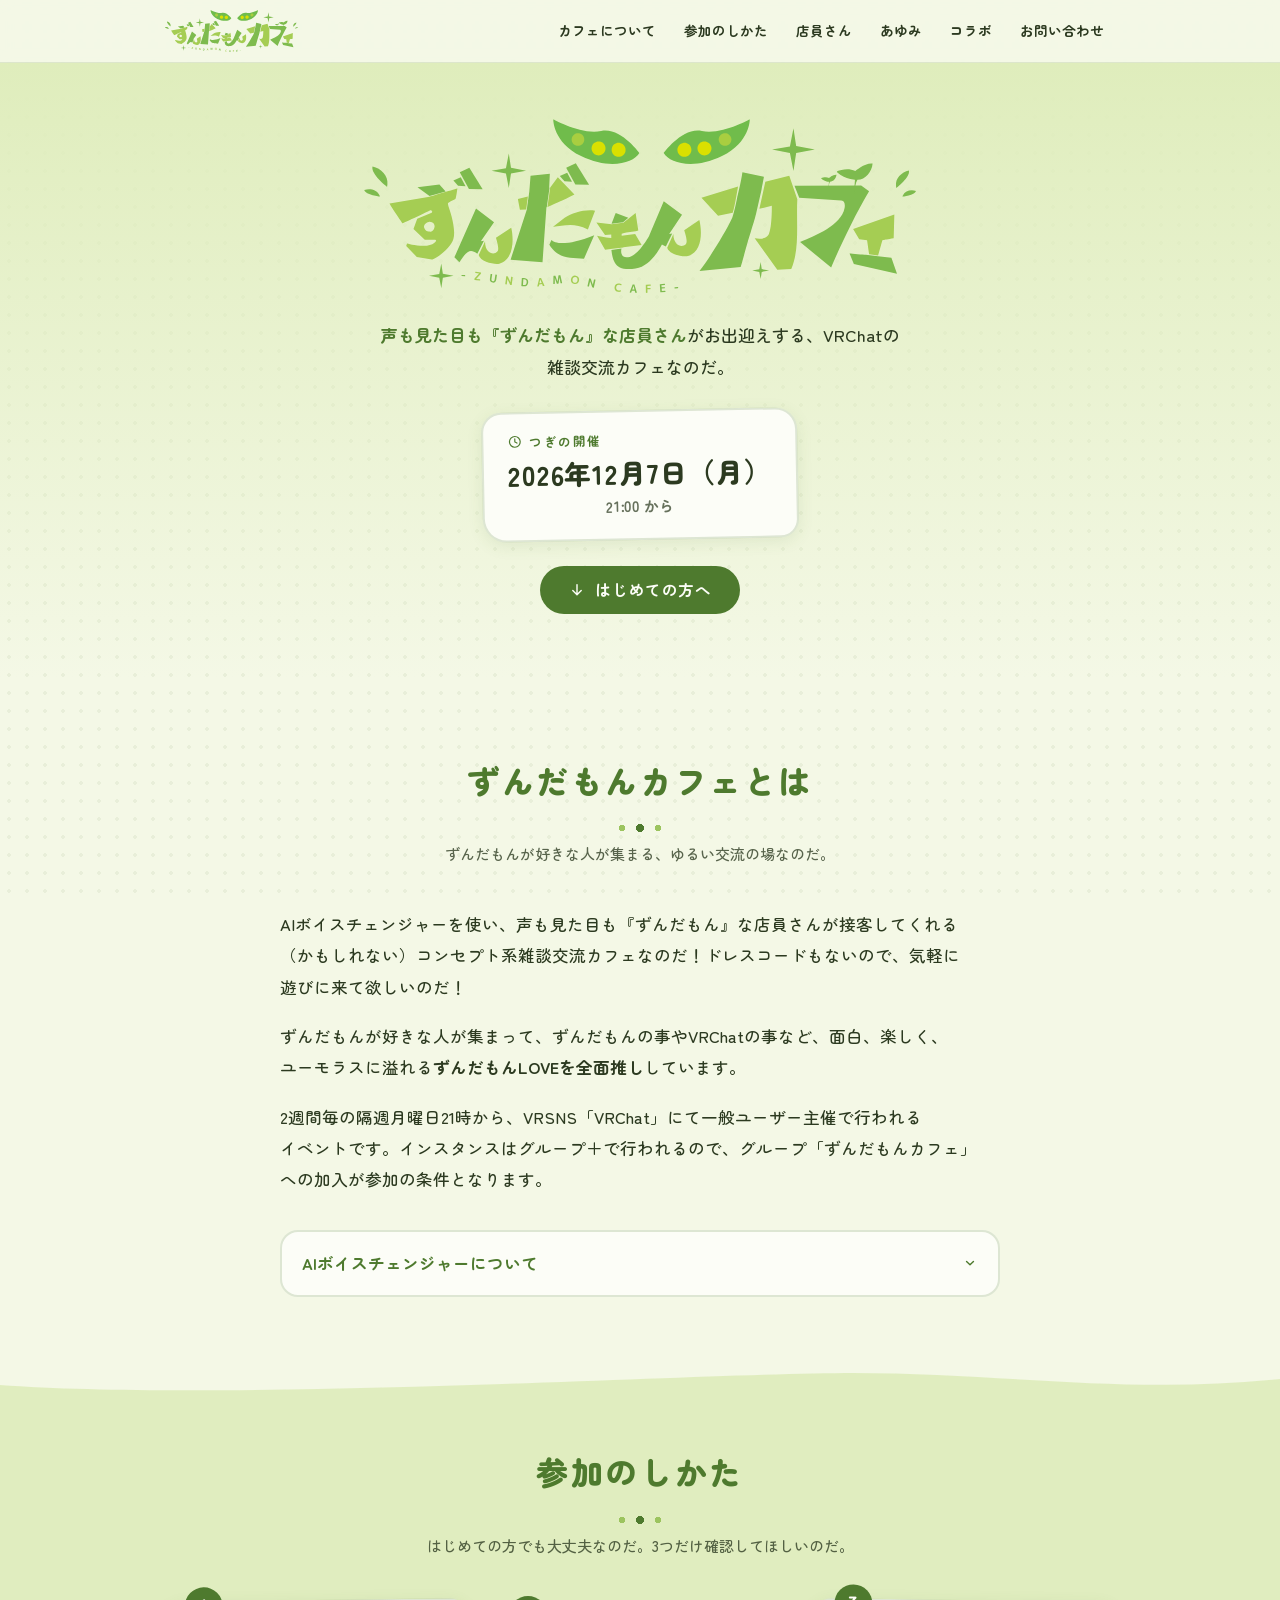
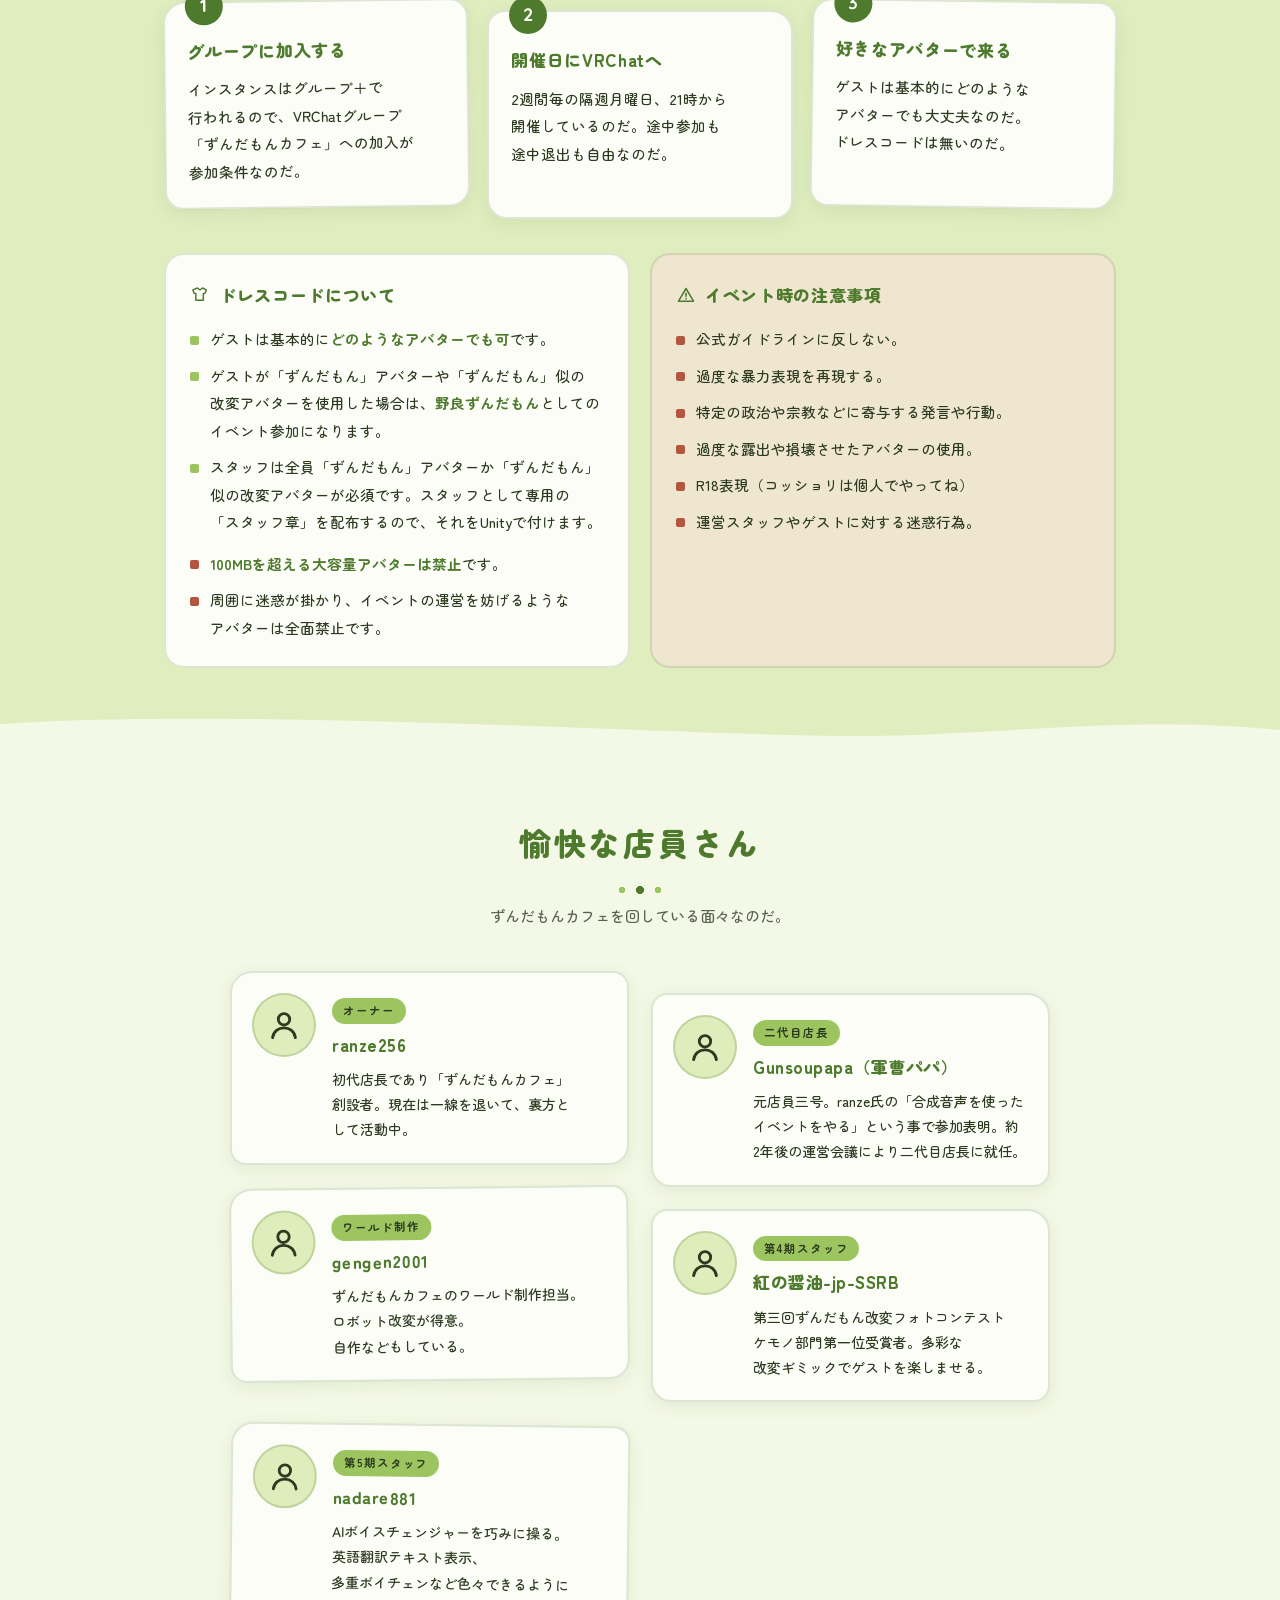
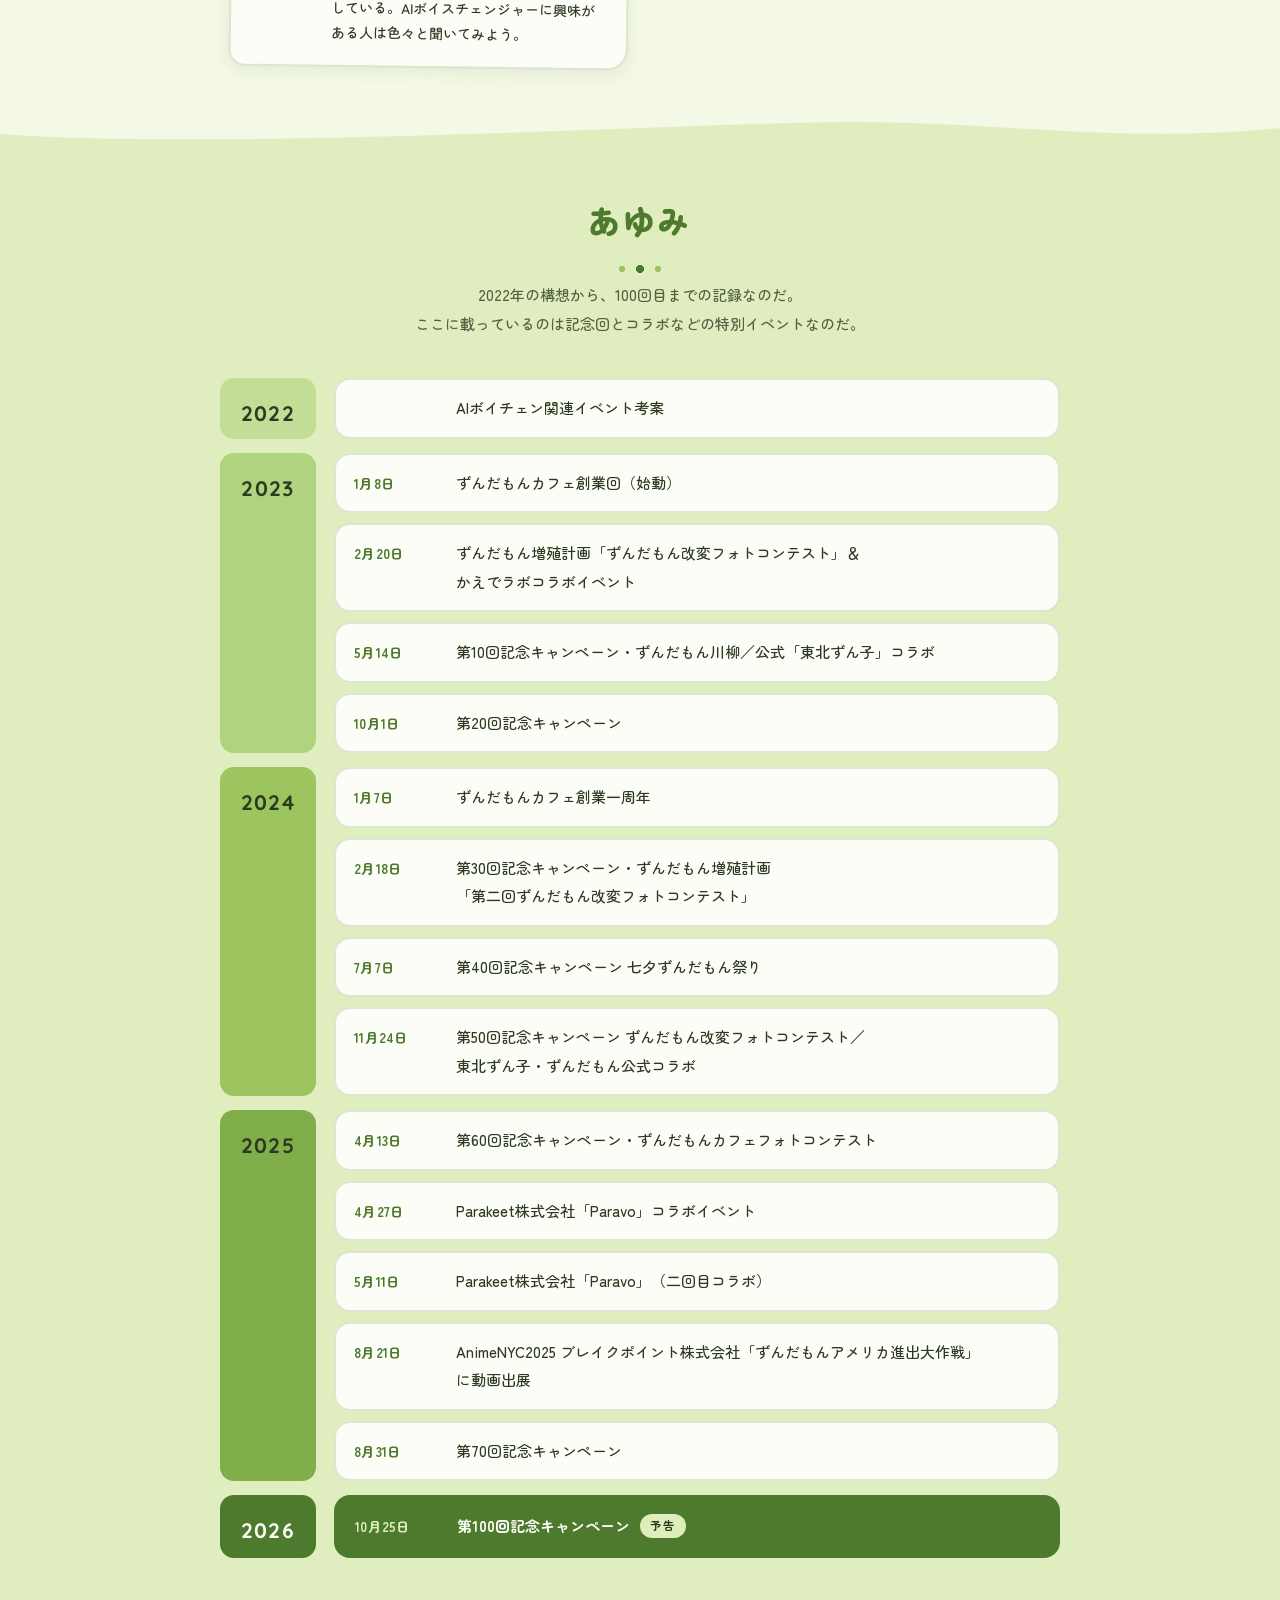
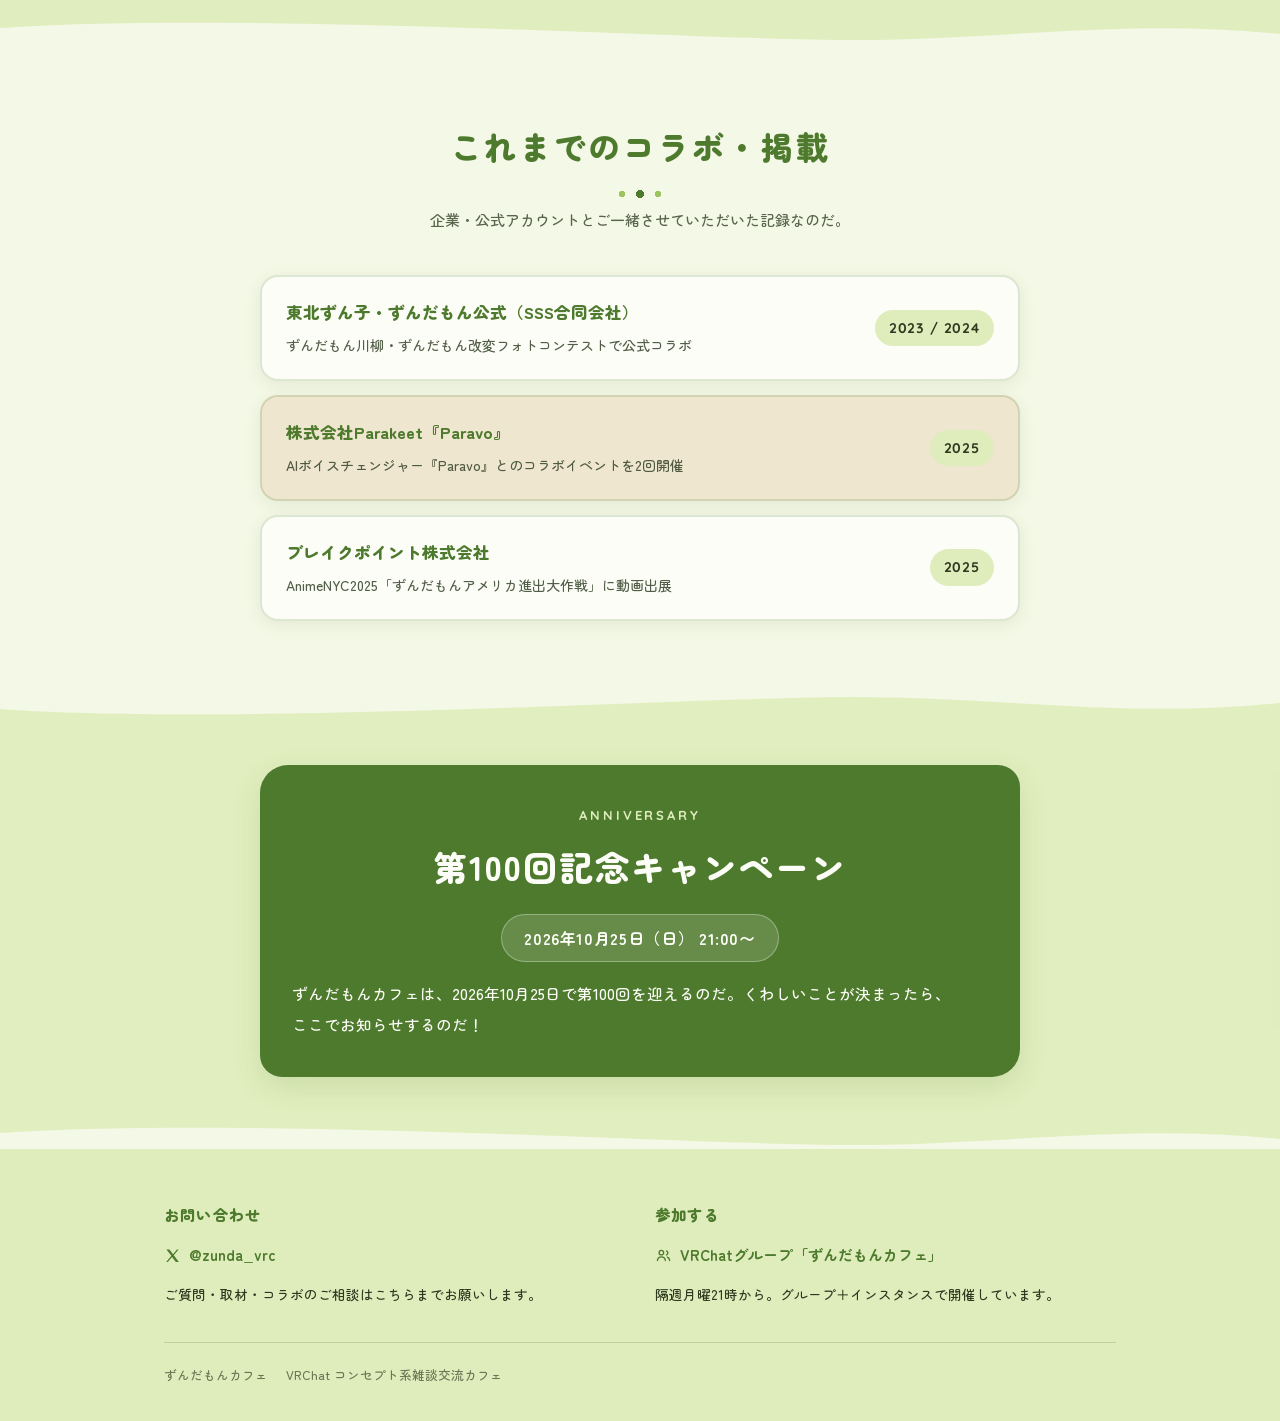
<file: index.html>
<!DOCTYPE html>
<html lang="ja">
<head>
<meta charset="utf-8">
<meta name="viewport" content="width=device-width, initial-scale=1">
<!-- 仮公開中：内容確定まで検索エンジンに載せない。正式公開時にこの1行を削除する -->
<meta name="robots" content="noindex,nofollow">
<title>ずんだもんカフェ | VRChatのコンセプト系雑談交流カフェ</title>
<meta name="description" content="AIボイスチェンジャーを使い、声も見た目も『ずんだもん』な店員さんが接客してくれる（かもしれない）コンセプト系雑談交流カフェ。VRChatで隔週月曜21時から開催中。">
<meta property="og:type" content="website">
<meta property="og:title" content="ずんだもんカフェ">
<meta property="og:description" content="声も見た目も『ずんだもん』な店員さんが接客してくれる（かもしれない）カフェなのだ！ VRChatで隔週月曜21時から開催中。">
<meta property="og:url" content="https://zundacafe.github.io/">
<meta property="og:image" content="https://zundacafe.github.io/images/ogp.png">
<meta property="og:image:width" content="1200">
<meta property="og:image:height" content="630">
<meta name="twitter:card" content="summary_large_image">
<link rel="icon" href="images/favicon.png" sizes="32x32" type="image/png">
<link rel="icon" href="images/favicon-64.png" sizes="64x64" type="image/png">
<link rel="apple-touch-icon" href="images/apple-touch-icon.png">
<link rel="preconnect" href="https://fonts.googleapis.com">
<link rel="preconnect" href="https://fonts.gstatic.com" crossorigin>
<link href="https://fonts.googleapis.com/css2?family=Zen+Maru+Gothic:wght@400;500;700;900&family=Quicksand:wght@500;700&display=swap" rel="stylesheet">
<link rel="stylesheet" href="css/style.css?v=7">
</head>
<body>

<!-- ================= アイコン定義（絵文字は使わない・全て自作SVG） ================= -->
<svg width="0" height="0" style="position:absolute" aria-hidden="true" focusable="false">
  <defs>
    <!-- 枝豆のさや -->
    <symbol id="i-pod" viewBox="0 0 24 24">
      <path d="M4.6 15.3C2.3 12 3.4 7.4 7 5.2c3.6-2.2 8.6-1.4 11.4 1.8 2.7 3.2 2 7.7-1.6 9.9-3.6 2.2-9.9 1.6-12.2-1.6Z"
            fill="none" stroke="currentColor" stroke-width="1.7" stroke-linejoin="round"/>
      <circle cx="9" cy="11.2" r="1.9" fill="currentColor"/>
      <circle cx="13.4" cy="9.6" r="1.9" fill="currentColor"/>
      <circle cx="16" cy="12.6" r="1.7" fill="currentColor"/>
    </symbol>
    <!-- 時計 -->
    <symbol id="i-clock" viewBox="0 0 24 24">
      <circle cx="12" cy="12" r="8.6" fill="none" stroke="currentColor" stroke-width="1.9"/>
      <path d="M12 7.2V12l3.3 2" fill="none" stroke="currentColor" stroke-width="1.9" stroke-linecap="round"/>
    </symbol>
    <!-- 人が集まる（グループ） -->
    <symbol id="i-group" viewBox="0 0 24 24">
      <circle cx="9" cy="8" r="3.2" fill="none" stroke="currentColor" stroke-width="1.9"/>
      <path d="M3.4 19c.5-3.2 2.9-5 5.6-5s5.1 1.8 5.6 5" fill="none" stroke="currentColor" stroke-width="1.9" stroke-linecap="round"/>
      <path d="M16.2 5.6a3 3 0 0 1 0 5.6M17.4 14.4c1.8.6 3 2.3 3.3 4.6" fill="none" stroke="currentColor" stroke-width="1.9" stroke-linecap="round"/>
    </symbol>
    <!-- 下向き矢印 -->
    <symbol id="i-down" viewBox="0 0 24 24">
      <path d="M12 4.8v13.4M6.4 12.8 12 18.4l5.6-5.6" fill="none" stroke="currentColor" stroke-width="1.9" stroke-linecap="round" stroke-linejoin="round"/>
    </symbol>
    <!-- 山カッコ（開閉） -->
    <symbol id="i-chev" viewBox="0 0 24 24">
      <path d="m6.8 9.6 5.2 5.2 5.2-5.2" fill="none" stroke="currentColor" stroke-width="2.1" stroke-linecap="round" stroke-linejoin="round"/>
    </symbol>
    <!-- 服（ドレスコード） -->
    <symbol id="i-wear" viewBox="0 0 24 24">
      <path d="M9 3.6 12 6l3-2.4 4.6 2.3-1.6 4-2 .5v8H7v-8l-2-.5-1.6-4Z"
            fill="none" stroke="currentColor" stroke-width="1.8" stroke-linejoin="round"/>
    </symbol>
    <!-- 注意（三角） -->
    <symbol id="i-alert" viewBox="0 0 24 24">
      <path d="M12 4.2 21 19.4H3Z" fill="none" stroke="currentColor" stroke-width="1.8" stroke-linejoin="round"/>
      <path d="M12 10v3.6" fill="none" stroke="currentColor" stroke-width="1.9" stroke-linecap="round"/>
      <circle cx="12" cy="16.4" r="1.05" fill="currentColor"/>
    </symbol>
    <!-- 人（スタッフのプレースホルダ） -->
    <symbol id="i-person" viewBox="0 0 24 24">
      <circle cx="12" cy="8.4" r="3.6" fill="none" stroke="currentColor" stroke-width="1.8"/>
      <path d="M4.8 20c.6-3.9 3.6-6.2 7.2-6.2s6.6 2.3 7.2 6.2" fill="none" stroke="currentColor" stroke-width="1.8" stroke-linecap="round"/>
    </symbol>
    <!-- X -->
    <symbol id="i-x" viewBox="0 0 24 24">
      <path d="M3.4 3.4h4.3l5.1 6.8 5.5-6.8h2.3l-6.8 8.3 7.2 9.5h-4.3l-5.4-7.2-5.9 7.2H3.1l7.3-8.9Z" fill="currentColor"/>
    </symbol>
  </defs>
</svg>

<!-- ================= ヘッダー ================= -->
<header class="site-head">
  <div class="wrap">
    <a class="brand" href="#top">
      <img src="images/logo.svg" alt="ずんだもんカフェ" width="842" height="274">
    </a>
    <nav class="nav">
      <a href="#about">カフェについて</a>
      <a href="#join">参加のしかた</a>
      <a href="#staff">店員さん</a>
      <a href="#history">あゆみ</a>
      <a href="#collab">コラボ</a>
      <a href="#contact">お問い合わせ</a>
    </nav>
  </div>
</header>

<!-- ================= ヒーロー ================= -->
<div class="hero" id="top">
  <div class="wrap hero-inner">
      <h1 class="hero-logo">
        <img src="images/logo.svg" alt="ずんだもんカフェ" width="842" height="274">
      </h1>
      <p class="hero-sub">
        <b>声も見た目も『ずんだもん』な店員さん</b>がお出迎えする、VRChatの雑談交流カフェなのだ。
      </p>

      <div class="next-card" id="next-card">
        <div class="label">
          <svg aria-hidden="true"><use href="#i-clock"></use></svg>
          <span id="next-label">つぎの開催</span>
        </div>
        <div class="date" id="next-date">読み込み中…</div>
        <div class="time" id="next-time"></div>
      </div>

      <div class="cta-row">
        <a class="btn btn-main" id="group-btn" href="#join">
          <svg aria-hidden="true"><use href="#i-group"></use></svg>
          グループに参加する
        </a>
        <a class="btn btn-sub" href="#join">
          <svg aria-hidden="true"><use href="#i-down"></use></svg>
          はじめての方へ
        </a>
      </div>

      <div class="notice" id="notice" hidden></div>
  </div>
</div>

<main>

<!-- ================= カフェについて ================= -->
<section id="about">
  <div class="wrap">
    <h2 class="sec-head">ずんだもんカフェとは</h2>
    <p class="sec-lead">ずんだもんが好きな人が集まる、ゆるい交流の場なのだ。</p>

    <div class="about-body">
      <p>
        AIボイスチェンジャーを使い、声も見た目も『ずんだもん』な店員さんが接客してくれる（かもしれない）コンセプト系雑談交流カフェなのだ！ドレスコードもないので、気軽に遊びに来て欲しいのだ！
      </p>
      <p>
        ずんだもんが好きな人が集まって、ずんだもんの事やVRChatの事など、面白、楽しく、ユーモラスに溢れる<b>ずんだもんLOVEを全面推し</b>しています。
      </p>
      <p>
        2週間毎の隔週月曜日21時から、VRSNS「VRChat」にて一般ユーザー主催で行われるイベントです。インスタンスはグループ＋で行われるので、グループ「ずんだもんカフェ」への加入が参加の条件となります。
      </p>

      <details class="vc">
        <summary>
          AIボイスチェンジャーについて
          <svg class="chev" aria-hidden="true"><use href="#i-chev"></use></svg>
        </summary>
        <div class="vc-body">
          <p>
            現在、スタッフの全員が株式会社Parakeet様より開発・運営されている
            AIボイスチェンジャー『Paravo』を使用しています。以前は、MMVCやRVC等を使用していました。
          </p>
          <p>
            『Paravo』に関してはVRSNS『VRChat』にて非常に使用しやすい環境構築で、数あるAIボイスチェンジャーの中では手軽に高性能な変換が可能となっています。
          </p>
          <p>
            特に、殆どのボイスチェンジャーは「GPU」を使用するのに対して『Paravo』は「CPU」を使用するため、「GPU」の使用率の大半を占める3Dプラットフォームと互いに影響される事なく、スムーズな変換とプレイングが行えます。「VRChat」ではかなり重宝する変換ソフトです。
          </p>
        </div>
      </details>
    </div>
  </div>
</section>

<!-- ================= 参加のしかた ================= -->
<section id="join">
  <svg class="wave wave-top" viewBox="0 0 1200 34" preserveAspectRatio="none" aria-hidden="true">
    <path d="M0 0h1200v11c-140 16-260-6-400-6S220 34 0 17Z"/>
  </svg>
  <div class="wrap">
    <h2 class="sec-head">参加のしかた</h2>
    <p class="sec-lead">はじめての方でも大丈夫なのだ。3つだけ確認してほしいのだ。</p>

    <div class="steps">
      <div class="step">
        <div class="num">1</div>
        <h3>グループに加入する</h3>
        <p>インスタンスはグループ＋で行われるので、VRChatグループ「ずんだもんカフェ」への加入が参加条件なのだ。</p>
      </div>
      <div class="step">
        <div class="num">2</div>
        <h3>開催日にVRChatへ</h3>
        <p>2週間毎の隔週月曜日、21時から開催しているのだ。途中参加も途中退出も自由なのだ。</p>
      </div>
      <div class="step">
        <div class="num">3</div>
        <h3>好きなアバターで来る</h3>
        <p>ゲストは基本的にどのようなアバターでも大丈夫なのだ。ドレスコードは無いのだ。</p>
      </div>
    </div>

    <div class="rule-grid">
      <div class="rule-box">
        <h3><svg aria-hidden="true"><use href="#i-wear"></use></svg>ドレスコードについて</h3>
        <ul class="rule-list">
          <li>ゲストは基本的に<b>どのようなアバターでも可</b>です。</li>
          <li>ゲストが「ずんだもん」アバターや「ずんだもん」似の改変アバターを使用した場合は、<b>野良ずんだもん</b>としてのイベント参加になります。</li>
          <li>スタッフは全員「ずんだもん」アバターか「ずんだもん」似の改変アバターが必須です。スタッフとして専用の「スタッフ章」を配布するので、それをUnityで付けます。</li>
        </ul>
        <ul class="rule-list ng" style="margin-top:14px">
          <li><b>100MBを超える大容量アバターは禁止</b>です。</li>
          <li>周囲に迷惑が掛かり、イベントの運営を妨げるようなアバターは全面禁止です。</li>
        </ul>
      </div>

      <div class="rule-box kraft">
        <h3><svg aria-hidden="true"><use href="#i-alert"></use></svg>イベント時の注意事項</h3>
        <ul class="rule-list ng">
          <li>公式ガイドラインに反しない。</li>
          <li>過度な暴力表現を再現する。</li>
          <li>特定の政治や宗教などに寄与する発言や行動。</li>
          <li>過度な露出や損壊させたアバターの使用。</li>
          <li>R18表現（コッショリは個人でやってね）</li>
          <li>運営スタッフやゲストに対する迷惑行為。</li>
        </ul>
      </div>
    </div>
  </div>
  <svg class="wave wave-bottom" viewBox="0 0 1200 34" preserveAspectRatio="none" aria-hidden="true">
    <path d="M0 0h1200v11c-140 16-260-6-400-6S220 34 0 17Z"/>
  </svg>
</section>

<!-- ================= 店員さん ================= -->
<section id="staff">
  <div class="wrap">
    <h2 class="sec-head">愉快な店員さん</h2>
    <p class="sec-lead">ずんだもんカフェを回している面々なのだ。</p>
    <div class="staff-grid" id="staff-grid"></div>
  </div>
</section>

<!-- ================= あゆみ ================= -->
<section id="history">
  <svg class="wave wave-top" viewBox="0 0 1200 34" preserveAspectRatio="none" aria-hidden="true">
    <path d="M0 0h1200v11c-140 16-260-6-400-6S220 34 0 17Z"/>
  </svg>
  <div class="wrap">
    <h2 class="sec-head">あゆみ</h2>
    <p class="sec-lead">2022年の構想から、100回目までの記録なのだ。<br>ここに載っているのは記念回とコラボなどの特別イベントなのだ。</p>
    <div class="timeline" id="timeline"></div>
  </div>
  <svg class="wave wave-bottom" viewBox="0 0 1200 34" preserveAspectRatio="none" aria-hidden="true">
    <path d="M0 0h1200v11c-140 16-260-6-400-6S220 34 0 17Z"/>
  </svg>
</section>

<!-- ================= コラボ ================= -->
<section id="collab">
  <div class="wrap">
    <h2 class="sec-head">これまでのコラボ・掲載</h2>
    <p class="sec-lead">企業・公式アカウントとご一緒させていただいた記録なのだ。</p>
    <div class="collab-list" id="collab-list"></div>
  </div>
</section>

<!-- ================= 100回記念 ================= -->
<section id="anniv" hidden>
  <svg class="wave wave-top" viewBox="0 0 1200 34" preserveAspectRatio="none" aria-hidden="true">
    <path d="M0 0h1200v11c-140 16-260-6-400-6S220 34 0 17Z"/>
  </svg>
  <div class="wrap">
    <div class="anniv">
      <div class="kicker">ANNIVERSARY</div>
      <h2 id="anniv-title"></h2>
      <div class="when" id="anniv-when"></div>
      <p id="anniv-body"></p>
    </div>
  </div>
  <svg class="wave wave-bottom" viewBox="0 0 1200 34" preserveAspectRatio="none" aria-hidden="true">
    <path d="M0 0h1200v11c-140 16-260-6-400-6S220 34 0 17Z"/>
  </svg>
</section>

</main>

<!-- ================= フッター ================= -->
<footer class="site-foot" id="contact">
  <div class="wrap">
    <div class="foot-grid">
      <div>
        <h3>お問い合わせ</h3>
        <a class="foot-link" id="x-link" href="https://x.com/zunda_vrc" target="_blank" rel="noopener">
          <svg aria-hidden="true"><use href="#i-x"></use></svg>
          @zunda_vrc
        </a>
        <p style="font-size:13.5px;margin:10px 0 0">
          ご質問・取材・コラボのご相談はこちらまでお願いします。
        </p>
      </div>
      <div>
        <h3>参加する</h3>
        <a class="foot-link" id="group-link-foot" href="#join">
          <svg aria-hidden="true"><use href="#i-group"></use></svg>
          VRChatグループ「ずんだもんカフェ」
        </a>
        <p style="font-size:13.5px;margin:10px 0 0">
          隔週月曜21時から。グループ＋インスタンスで開催しています。
        </p>
      </div>
      <div id="credits-block" hidden>
        <h3>利用素材</h3>
        <ul class="credit-list" id="credit-list"></ul>
      </div>
    </div>
    <div class="copy">
      <span>ずんだもんカフェ</span>
      <span>VRChat コンセプト系雑談交流カフェ</span>
    </div>
  </div>
</footer>

<script src="js/app.js?v=7"></script>
</body>
</html>
</file>
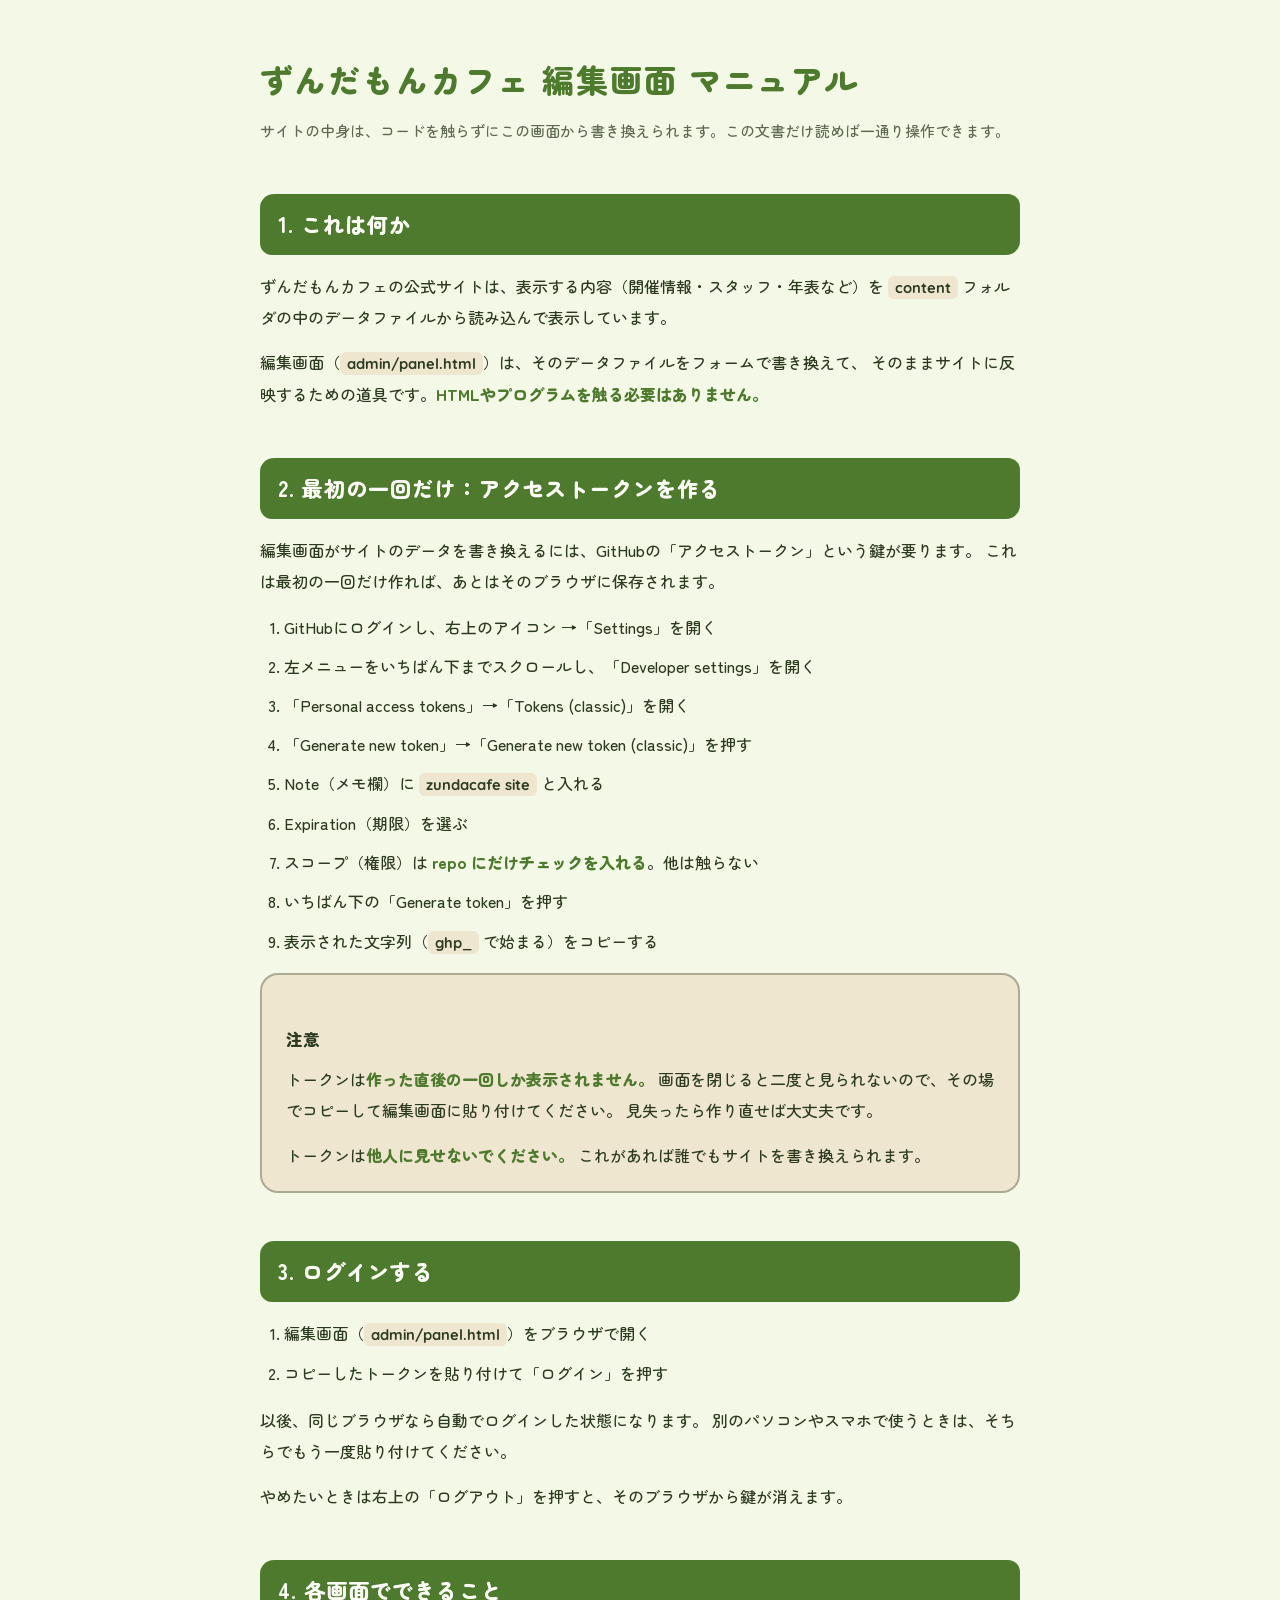
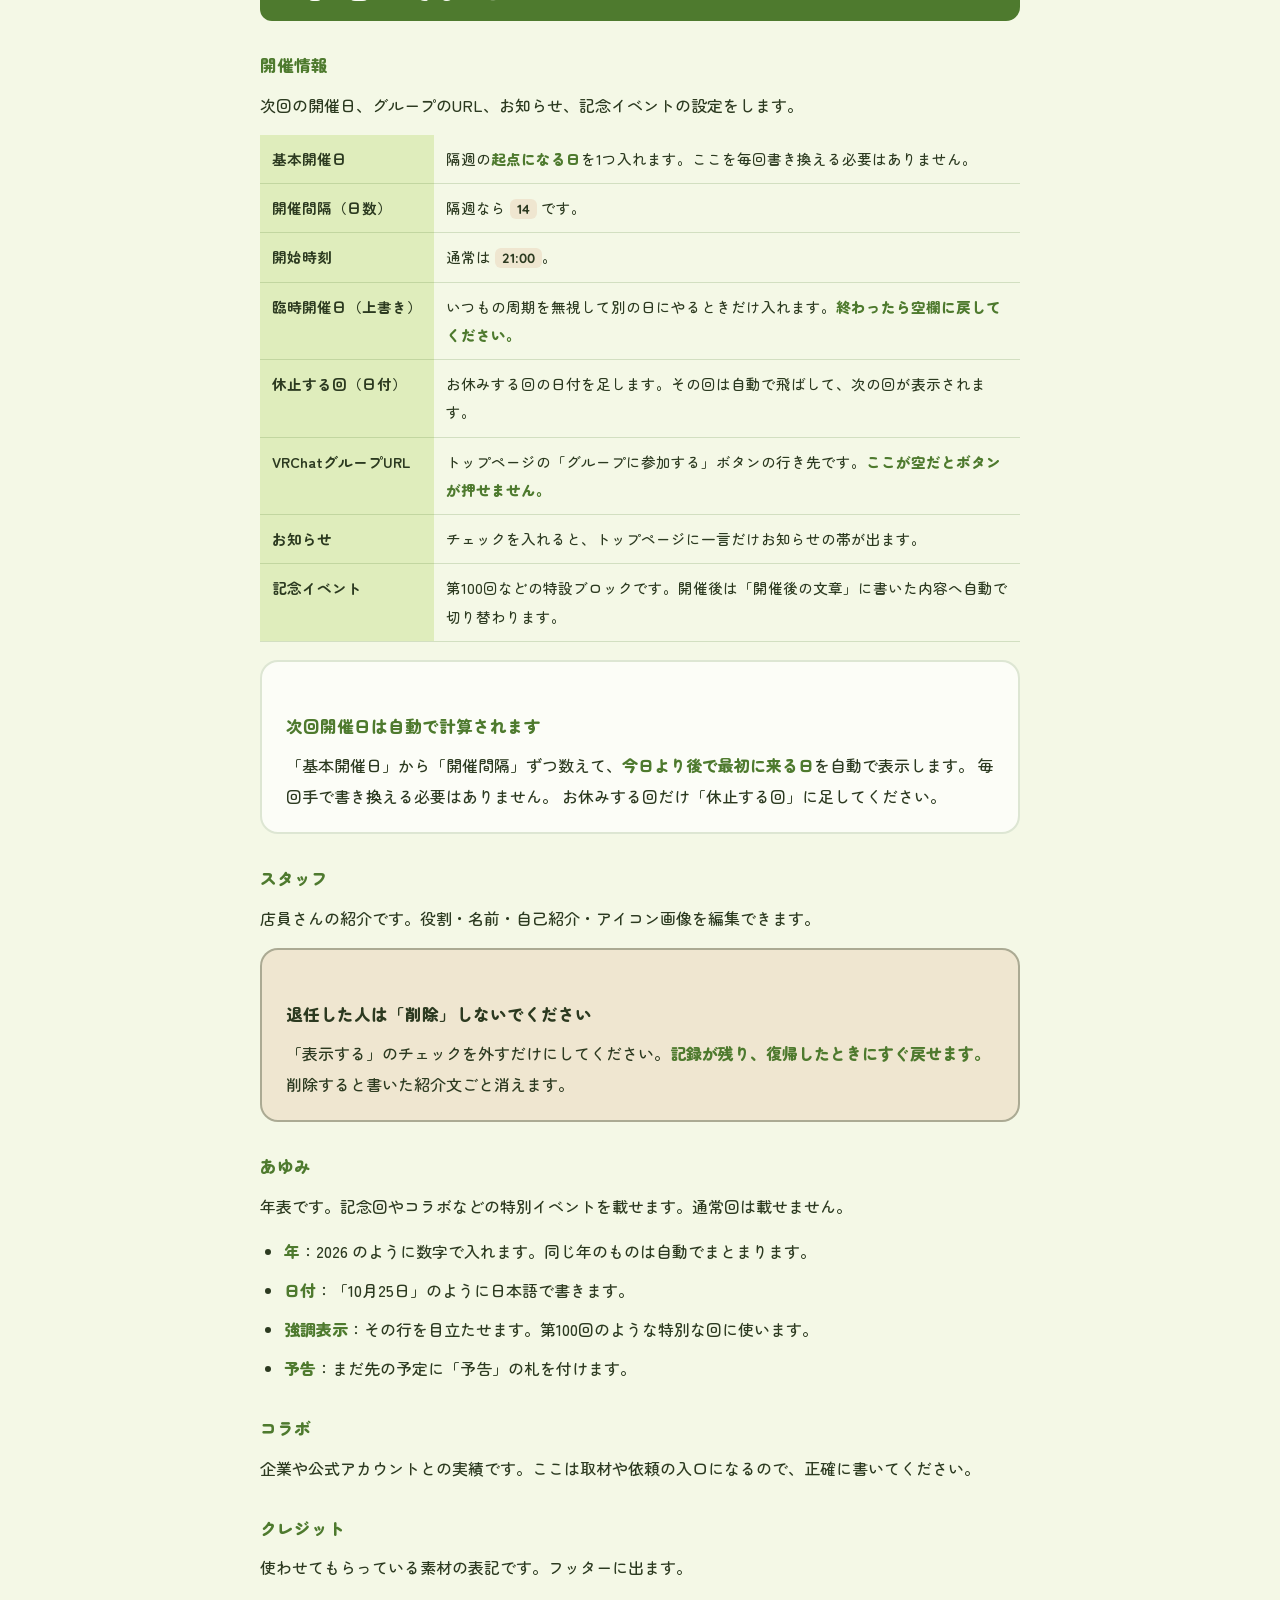
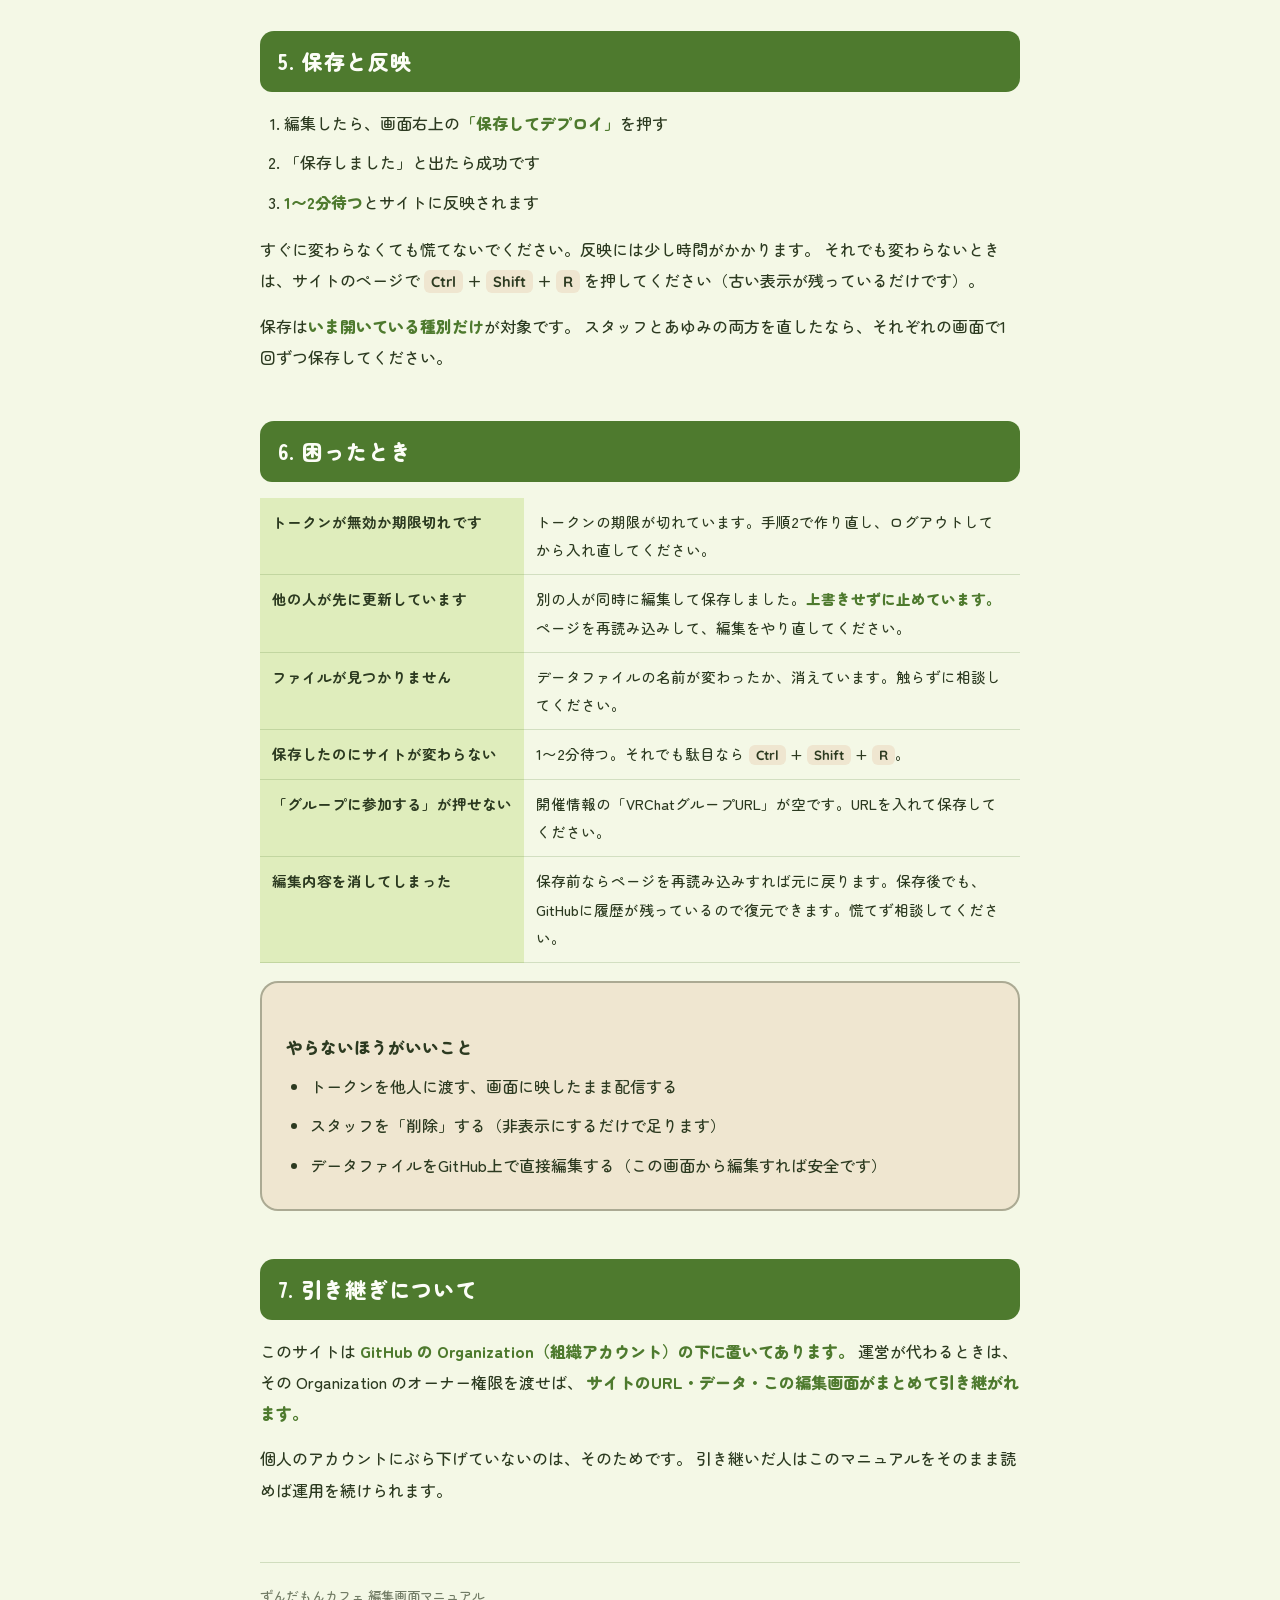
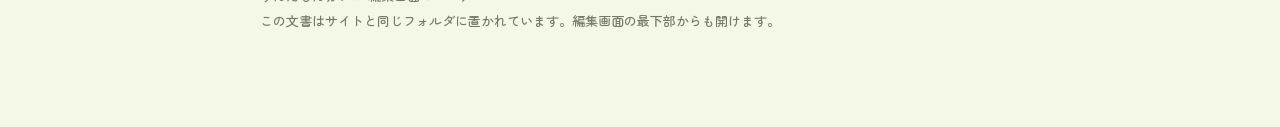
<file: manual.html>
<!DOCTYPE html>
<html lang="ja">
<head>
<meta charset="utf-8">
<meta name="viewport" content="width=device-width, initial-scale=1">
<!-- 仮公開中：内容確定まで検索エンジンに載せない -->
<meta name="robots" content="noindex,nofollow">
<title>ずんだもんカフェ 編集画面 マニュアル</title>
<link rel="icon" href="images/favicon.png" sizes="32x32" type="image/png">
<link rel="icon" href="images/favicon-64.png" sizes="64x64" type="image/png">
<link rel="apple-touch-icon" href="images/apple-touch-icon.png">
<link rel="preconnect" href="https://fonts.googleapis.com">
<link rel="preconnect" href="https://fonts.gstatic.com" crossorigin>
<link href="https://fonts.googleapis.com/css2?family=Zen+Maru+Gothic:wght@400;500;700;900&family=Quicksand:wght@500;700&display=swap" rel="stylesheet">
<style>
:root{
  --z-paper:#F4F8E6; --z-light:#DFEDBC; --z-mid:#9CC45F;
  --z-deep:#4E7A2E;  --z-ink:#2C3A20;   --z-card:#FCFDF7; --z-kraft:#EFE6D0;
}
*,*::before,*::after{ box-sizing:border-box; }
body{
  margin:0; padding:0 20px 80px;
  font-family:"Zen Maru Gothic","Quicksand","Hiragino Maru Gothic ProN",sans-serif;
  font-weight:500; line-height:1.95; color:var(--z-ink);
  background:var(--z-paper);
}
.wrap{ max-width:760px; margin-inline:auto; }
h1{
  margin:48px 0 6px; font-size:clamp(24px,5vw,32px); font-weight:900;
  letter-spacing:.06em; color:var(--z-deep);
}
.sub{ margin:0 0 40px; font-size:15px; color:rgba(44,58,32,.75); }
h2{
  margin:48px 0 16px; padding:10px 18px;
  font-size:clamp(18px,3.4vw,21px); font-weight:900; letter-spacing:.05em;
  color:var(--z-card); background:var(--z-deep);
  border-radius:14px 12px 14px 12px;
}
h3{ margin:28px 0 8px; font-size:16.5px; font-weight:900; color:var(--z-deep); }
p{ margin:0 0 14px; }
ol,ul{ margin:0 0 16px; padding-left:1.5em; }
li{ margin-bottom:8px; }
code{
  padding:2px 7px; border-radius:6px;
  background:var(--z-kraft); font-family:"Quicksand",monospace;
  font-size:.92em; font-weight:700;
}
.card{
  padding:20px 24px; margin:0 0 18px;
  background:var(--z-card); border:2px solid rgba(78,122,46,.18);
  border-radius:18px;
}
.warn{ background:var(--z-kraft); border-color:rgba(44,58,32,.35); }
.warn h3{ color:var(--z-ink); }
table{ width:100%; border-collapse:collapse; margin:0 0 18px; font-size:14.5px; }
th,td{ padding:10px 12px; border-bottom:1px solid rgba(78,122,46,.2); text-align:left; vertical-align:top; }
th{ background:var(--z-light); font-weight:700; white-space:nowrap; }
.step{ counter-reset:none; }
.big{ font-weight:900; color:var(--z-deep); }
.foot{ margin-top:56px; padding-top:20px; border-top:1px solid rgba(78,122,46,.22); font-size:13px; color:rgba(44,58,32,.66); }
@media (max-width:720px){
  body{ padding:0 16px 60px; }
  table, thead, tbody, tr, th, td{ display:block; }
  th{ border-radius:8px; margin-bottom:4px; }
  td{ padding-left:0; }
}
</style>
</head>
<body>
<div class="wrap">

<h1>ずんだもんカフェ 編集画面 マニュアル</h1>
<p class="sub">サイトの中身は、コードを触らずにこの画面から書き換えられます。この文書だけ読めば一通り操作できます。</p>

<h2>1. これは何か</h2>
<p>
ずんだもんカフェの公式サイトは、表示する内容（開催情報・スタッフ・年表など）を
<code>content</code> フォルダの中のデータファイルから読み込んで表示しています。
</p>
<p>
編集画面（<code>admin/panel.html</code>）は、そのデータファイルをフォームで書き換えて、
そのままサイトに反映するための道具です。<span class="big">HTMLやプログラムを触る必要はありません。</span>
</p>

<h2>2. 最初の一回だけ：アクセストークンを作る</h2>
<p>
編集画面がサイトのデータを書き換えるには、GitHubの「アクセストークン」という鍵が要ります。
これは最初の一回だけ作れば、あとはそのブラウザに保存されます。
</p>
<ol>
  <li>GitHubにログインし、右上のアイコン →「Settings」を開く</li>
  <li>左メニューをいちばん下までスクロールし、「Developer settings」を開く</li>
  <li>「Personal access tokens」→「Tokens (classic)」を開く</li>
  <li>「Generate new token」→「Generate new token (classic)」を押す</li>
  <li>Note（メモ欄）に <code>zundacafe site</code> と入れる</li>
  <li>Expiration（期限）を選ぶ</li>
  <li>スコープ（権限）は <span class="big">repo にだけチェックを入れる</span>。他は触らない</li>
  <li>いちばん下の「Generate token」を押す</li>
  <li>表示された文字列（<code>ghp_</code> で始まる）をコピーする</li>
</ol>

<div class="card warn">
  <h3>注意</h3>
  <p>
    トークンは<span class="big">作った直後の一回しか表示されません。</span>
    画面を閉じると二度と見られないので、その場でコピーして編集画面に貼り付けてください。
    見失ったら作り直せば大丈夫です。
  </p>
  <p style="margin-bottom:0">
    トークンは<span class="big">他人に見せないでください。</span>
    これがあれば誰でもサイトを書き換えられます。
  </p>
</div>

<h2>3. ログインする</h2>
<ol>
  <li>編集画面（<code>admin/panel.html</code>）をブラウザで開く</li>
  <li>コピーしたトークンを貼り付けて「ログイン」を押す</li>
</ol>
<p>
以後、同じブラウザなら自動でログインした状態になります。
別のパソコンやスマホで使うときは、そちらでもう一度貼り付けてください。
</p>
<p>やめたいときは右上の「ログアウト」を押すと、そのブラウザから鍵が消えます。</p>

<h2>4. 各画面でできること</h2>

<h3>開催情報</h3>
<p>次回の開催日、グループのURL、お知らせ、記念イベントの設定をします。</p>
<table>
  <tr><th>基本開催日</th><td>隔週の<span class="big">起点になる日</span>を1つ入れます。ここを毎回書き換える必要はありません。</td></tr>
  <tr><th>開催間隔（日数）</th><td>隔週なら <code>14</code> です。</td></tr>
  <tr><th>開始時刻</th><td>通常は <code>21:00</code>。</td></tr>
  <tr><th>臨時開催日（上書き）</th><td>いつもの周期を無視して別の日にやるときだけ入れます。<span class="big">終わったら空欄に戻してください。</span></td></tr>
  <tr><th>休止する回（日付）</th><td>お休みする回の日付を足します。その回は自動で飛ばして、次の回が表示されます。</td></tr>
  <tr><th>VRChatグループURL</th><td>トップページの「グループに参加する」ボタンの行き先です。<span class="big">ここが空だとボタンが押せません。</span></td></tr>
  <tr><th>お知らせ</th><td>チェックを入れると、トップページに一言だけお知らせの帯が出ます。</td></tr>
  <tr><th>記念イベント</th><td>第100回などの特設ブロックです。開催後は「開催後の文章」に書いた内容へ自動で切り替わります。</td></tr>
</table>

<div class="card">
  <h3>次回開催日は自動で計算されます</h3>
  <p style="margin-bottom:0">
    「基本開催日」から「開催間隔」ずつ数えて、<span class="big">今日より後で最初に来る日</span>を自動で表示します。
    毎回手で書き換える必要はありません。
    お休みする回だけ「休止する回」に足してください。
  </p>
</div>

<h3>スタッフ</h3>
<p>店員さんの紹介です。役割・名前・自己紹介・アイコン画像を編集できます。</p>
<div class="card warn">
  <h3>退任した人は「削除」しないでください</h3>
  <p style="margin-bottom:0">
    「表示する」のチェックを外すだけにしてください。<span class="big">記録が残り、復帰したときにすぐ戻せます。</span>
    削除すると書いた紹介文ごと消えます。
  </p>
</div>

<h3>あゆみ</h3>
<p>年表です。記念回やコラボなどの特別イベントを載せます。通常回は載せません。</p>
<ul>
  <li><span class="big">年</span>：2026 のように数字で入れます。同じ年のものは自動でまとまります。</li>
  <li><span class="big">日付</span>：「10月25日」のように日本語で書きます。</li>
  <li><span class="big">強調表示</span>：その行を目立たせます。第100回のような特別な回に使います。</li>
  <li><span class="big">予告</span>：まだ先の予定に「予告」の札を付けます。</li>
</ul>

<h3>コラボ</h3>
<p>企業や公式アカウントとの実績です。ここは取材や依頼の入口になるので、正確に書いてください。</p>

<h3>クレジット</h3>
<p>使わせてもらっている素材の表記です。フッターに出ます。</p>

<h2>5. 保存と反映</h2>
<ol>
  <li>編集したら、画面右上の<span class="big">「保存してデプロイ」</span>を押す</li>
  <li>「保存しました」と出たら成功です</li>
  <li><span class="big">1〜2分待つ</span>とサイトに反映されます</li>
</ol>
<p>
すぐに変わらなくても慌てないでください。反映には少し時間がかかります。
それでも変わらないときは、サイトのページで <code>Ctrl</code> + <code>Shift</code> + <code>R</code> を押してください（古い表示が残っているだけです）。
</p>
<p>
保存は<span class="big">いま開いている種別だけ</span>が対象です。
スタッフとあゆみの両方を直したなら、それぞれの画面で1回ずつ保存してください。
</p>

<h2>6. 困ったとき</h2>
<table>
  <tr><th>トークンが無効か期限切れです</th><td>トークンの期限が切れています。手順2で作り直し、ログアウトしてから入れ直してください。</td></tr>
  <tr><th>他の人が先に更新しています</th><td>別の人が同時に編集して保存しました。<span class="big">上書きせずに止めています。</span>ページを再読み込みして、編集をやり直してください。</td></tr>
  <tr><th>ファイルが見つかりません</th><td>データファイルの名前が変わったか、消えています。触らずに相談してください。</td></tr>
  <tr><th>保存したのにサイトが変わらない</th><td>1〜2分待つ。それでも駄目なら <code>Ctrl</code> + <code>Shift</code> + <code>R</code>。</td></tr>
  <tr><th>「グループに参加する」が押せない</th><td>開催情報の「VRChatグループURL」が空です。URLを入れて保存してください。</td></tr>
  <tr><th>編集内容を消してしまった</th><td>保存前ならページを再読み込みすれば元に戻ります。保存後でも、GitHubに履歴が残っているので復元できます。慌てず相談してください。</td></tr>
</table>

<div class="card warn">
  <h3>やらないほうがいいこと</h3>
  <ul style="margin-bottom:0">
    <li>トークンを他人に渡す、画面に映したまま配信する</li>
    <li>スタッフを「削除」する（非表示にするだけで足ります）</li>
    <li>データファイルをGitHub上で直接編集する（この画面から編集すれば安全です）</li>
  </ul>
</div>

<h2>7. 引き継ぎについて</h2>
<p>
このサイトは <span class="big">GitHub の Organization（組織アカウント）の下に置いてあります。</span>
運営が代わるときは、その Organization のオーナー権限を渡せば、
<span class="big">サイトのURL・データ・この編集画面がまとめて引き継がれます。</span>
</p>
<p>
個人のアカウントにぶら下げていないのは、そのためです。
引き継いだ人はこのマニュアルをそのまま読めば運用を続けられます。
</p>

<p class="foot">
ずんだもんカフェ 編集画面マニュアル<br>
この文書はサイトと同じフォルダに置かれています。編集画面の最下部からも開けます。
</p>

</div>
</body>
</html>
</file>
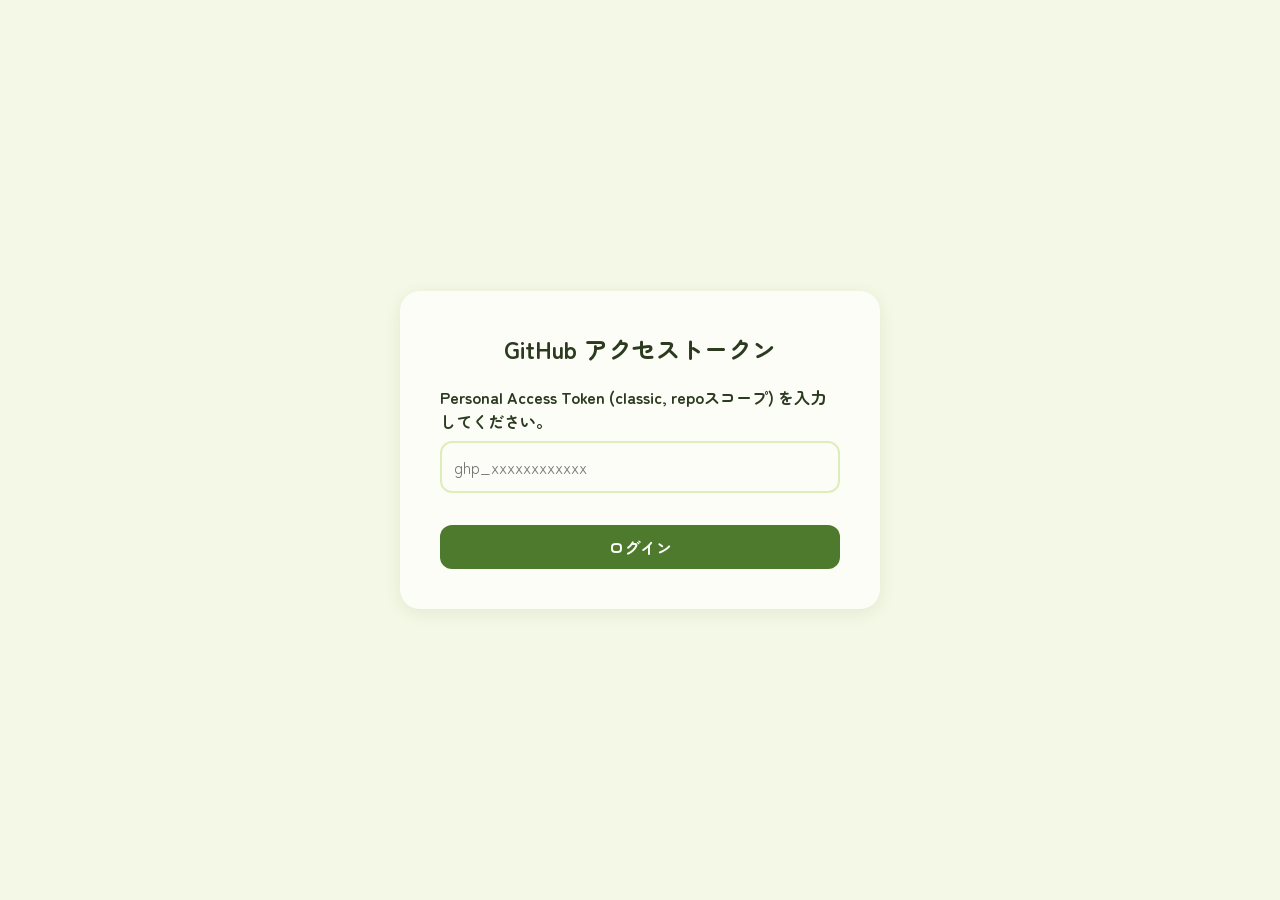
<file: admin/panel.html>
<!DOCTYPE html>
<html lang="ja">
<head>
<meta charset="UTF-8">
<meta name="viewport" content="width=device-width, initial-scale=1.0">
<!-- 編集画面は常に検索対象外にする -->
<meta name="robots" content="noindex,nofollow">
<title>ずんだもんカフェ 編集画面</title>
<link rel="icon" href="../images/favicon.png" sizes="32x32" type="image/png">
<link rel="icon" href="../images/favicon-64.png" sizes="64x64" type="image/png">
<link rel="apple-touch-icon" href="../images/apple-touch-icon.png">
<link href="https://fonts.googleapis.com/css2?family=Zen+Maru+Gothic:wght@400;500;700;900&family=Quicksand:wght@500;700&display=swap" rel="stylesheet">
<style>
:root {
  --z-paper: #F4F8E6;
  --z-light: #DFEDBC;
  --z-mid: #9CC45F;
  --z-deep: #4E7A2E;
  --z-ink: #2C3A20;
  --z-card: #FCFDF7;
  --z-kraft: #EFE6D0;
}
* {
  box-sizing: border-box;
}
body {
  font-family: "Zen Maru Gothic", "Quicksand", "Hiragino Maru Gothic ProN", sans-serif;
  background-color: var(--z-paper);
  color: var(--z-ink);
  margin: 0;
  display: flex;
  flex-direction: column;
  min-height: 100vh;
}
/* JSが display:flex を立てるだけで方向指定が無く、ヘッダー・本文・フッターが
   横一列に並んでいた（2026-09-05 実機で検出・ジョン修正） */
#main-screen {
  flex-direction: column;
  flex: 1;
}
input, textarea, button {
  font-family: inherit;
  font-size: 1rem;
}
.card {
  background: var(--z-card);
  border-radius: 20px;
  padding: 24px;
  margin-bottom: 24px;
  box-shadow: 0 4px 16px rgba(78,122,46,.10);
}
.card h3 {
  margin-top: 0;
  margin-bottom: 16px;
  border-bottom: 2px solid var(--z-light);
  padding-bottom: 8px;
}
label {
  display: block;
  margin-bottom: 16px;
  font-weight: 700;
}
label small {
  font-weight: 500;
  font-size: 0.85rem;
  color: var(--z-ink);
  opacity: 0.8;
}
input[type="text"], input[type="password"], input[type="date"], input[type="time"], input[type="number"], textarea {
  width: 100%;
  padding: 12px;
  border: 2px solid var(--z-light);
  border-radius: 12px;
  margin-top: 8px;
  background: var(--z-card);
  color: var(--z-ink);
  min-height: 44px;
  outline: none;
}
input[type="text"]:focus, input[type="password"]:focus, input[type="date"]:focus, input[type="time"]:focus, input[type="number"]:focus, textarea:focus {
  border-color: var(--z-mid);
}
textarea {
  min-height: 120px;
  resize: vertical;
}
button {
  cursor: pointer;
  border: none;
  border-radius: 12px;
  min-height: 44px;
  min-width: 44px;
  padding: 10px 24px;
  font-weight: 700;
  transition: opacity 0.2s;
  display: inline-flex;
  align-items: center;
  justify-content: center;
}
button:hover {
  opacity: 0.8;
}
button:disabled {
  opacity: 0.5;
  cursor: not-allowed;
}
.btn-primary {
  background: var(--z-deep);
  color: var(--z-card);
}
.btn-secondary {
  background: var(--z-kraft);
  color: var(--z-ink);
}
.check-label {
  display: flex;
  align-items: center;
  gap: 12px;
  font-weight: 700;
  margin-top: 16px;
  cursor: pointer;
}
.check-label input[type="checkbox"] {
  width: 24px;
  height: 24px;
  cursor: pointer;
  accent-color: var(--z-deep);
}
header {
  background: var(--z-card);
  padding: 16px 24px;
  display: flex;
  justify-content: space-between;
  align-items: center;
  box-shadow: 0 4px 16px rgba(78,122,46,.10);
  z-index: 10;
}
.head-actions {
  display: flex;
  gap: 12px;
  align-items: center;
}
header {
  position: sticky;
  top: 0;
}
header h1 {
  margin: 0;
  font-size: 1.25rem;
  font-weight: 900;
}
#msg-bar {
  padding: 16px 24px;
  text-align: center;
  font-weight: 700;
  display: none;
  margin: 16px 24px 0;
  border-radius: 12px;
}
.msg-success { background: var(--z-light); color: var(--z-ink); border: 2px solid var(--z-mid); }
.msg-error { background: var(--z-kraft); color: var(--z-ink); border: 2px solid var(--z-ink); }
.msg-warn { background: var(--z-paper); color: var(--z-ink); border: 2px dashed var(--z-ink); }
.layout-body {
  display: flex;
  flex: 1;
  max-width: 1200px;
  margin: 0 auto;
  width: 100%;
  padding: 24px;
  gap: 24px;
}
#sidebar {
  width: 240px;
  flex-shrink: 0;
}
.menu-item {
  display: block;
  width: 100%;
  text-align: left;
  background: transparent;
  color: var(--z-ink);
  padding: 12px 16px;
  margin-bottom: 8px;
  border-radius: 12px;
  font-weight: 700;
  justify-content: flex-start;
}
.menu-item.active {
  background: var(--z-deep);
  color: var(--z-card);
}
#editor-container {
  flex: 1;
  min-width: 0;
  padding-bottom: 80px;
}
.array-actions {
  display: flex;
  gap: 8px;
  margin-top: 24px;
  border-top: 2px dashed var(--z-light);
  padding-top: 16px;
}
.array-actions .btn-delete {
  margin-left: auto;
}
footer {
  text-align: center;
  padding: 24px;
  font-size: 0.9rem;
  color: var(--z-ink);
  margin-top: auto;
  font-weight: 700;
}
#auth-screen {
  flex: 1;
  display: flex;
  align-items: center;
  justify-content: center;
  padding: 24px;
}
.auth-card {
  background: var(--z-card);
  padding: 40px;
  border-radius: 20px;
  box-shadow: 0 4px 16px rgba(78,122,46,.10);
  width: 100%;
  max-width: 480px;
}
.auth-card h2 {
  margin-top: 0;
  text-align: center;
}
@media (max-width: 720px) {
  .layout-body {
    flex-direction: column;
    padding: 16px;
  }
  #msg-bar {
    margin: 16px 16px 0;
  }
  #sidebar {
    width: 100%;
    display: flex;
    overflow-x: auto;
    gap: 8px;
    padding-bottom: 8px;
  }
  .menu-item {
    white-space: nowrap;
    margin-bottom: 0;
  }
  #save-btn {
    position: fixed;
    bottom: 16px;
    right: 16px;
    left: 16px;
    width: calc(100% - 32px);
    z-index: 100;
    box-shadow: 0 4px 16px rgba(78,122,46,.30);
  }
}
@media (min-width: 721px) {
  #save-btn {
    position: static;
  }
}
</style>
</head>
<body>

<div id="auth-screen">
  <div class="auth-card">
    <h2>GitHub アクセストークン</h2>
    <label>
      Personal Access Token (classic, repoスコープ) を入力してください。
      <input type="password" id="token-input" placeholder="ghp_xxxxxxxxxxxx">
    </label>
    <button type="button" class="btn-primary" id="login-btn" style="width:100%; margin-top:16px;">ログイン</button>
  </div>
</div>

<div id="main-screen" style="display:none;">
  <header>
    <h1>ずんだもんカフェ 編集画面</h1>
    <div class="head-actions">
      <button type="button" class="btn-primary" id="save-btn">保存してデプロイ</button>
      <button type="button" class="btn-secondary" id="logout-btn">ログアウト</button>
    </div>
  </header>

  <div id="msg-bar"></div>

  <div class="layout-body">
    <nav id="sidebar"></nav>
    <main id="editor-container"></main>
  </div>
  
  <footer>操作に困ったら <a href="../manual.html" style="color:var(--z-deep);font-weight:700">マニュアル</a> を見てください</footer>
</div>

<script>
const GITHUB_OWNER = 'zundacafe';
const GITHUB_REPO = 'zundacafe.github.io';
const GITHUB_BRANCH = 'main';

const MENU_ITEMS = [
  { id: 'site', label: '開催情報', path: 'content/site.json', type: 'object' },
  { id: 'staff', label: 'スタッフ', path: 'content/staff.json', type: 'array' },
  { id: 'history', label: 'あゆみ', path: 'content/history.json', type: 'array' },
  { id: 'collabs', label: 'コラボ', path: 'content/collabs.json', type: 'array' },
  { id: 'credits', label: 'クレジット', path: 'content/credits.json', type: 'array' }
];

let currentToken = localStorage.getItem('zc_gh_token') || '';
let currentMenuId = null;
let currentData = null;
let currentSha = null;
let isDirty = false;

function decodeBase64Utf8(base64) {
  const binStr = atob(base64);
  const len = binStr.length;
  const bytes = new Uint8Array(len);
  for (let i = 0; i < len; i++) {
    bytes[i] = binStr.charCodeAt(i);
  }
  return new TextDecoder().decode(bytes);
}

function encodeBase64Utf8(str) {
  const bytes = new TextEncoder().encode(str);
  const len = bytes.byteLength;
  let binStr = "";
  for (let i = 0; i < len; i++) {
    binStr += String.fromCharCode(bytes[i]);
  }
  return btoa(binStr);
}

function escapeHtml(str) {
  if (typeof str !== 'string') return str;
  return str.replace(/&/g, "&amp;").replace(/</g, "&lt;").replace(/>/g, "&gt;").replace(/"/g, "&quot;").replace(/'/g, "&#39;");
}

function showMsg(text, type, withReload = false) {
  const bar = document.getElementById('msg-bar');
  bar.className = `msg-${type}`;
  bar.style.display = 'block';
  bar.innerHTML = escapeHtml(text);
  
  if (withReload) {
    const btn = document.createElement('button');
    btn.textContent = '再読み込み';
    btn.className = 'btn-secondary';
    btn.style.marginLeft = '16px';
    btn.style.marginTop = '8px';
    btn.onclick = () => location.reload();
    bar.appendChild(document.createElement('br'));
    bar.appendChild(btn);
  }
}

function hideMsg() {
  document.getElementById('msg-bar').style.display = 'none';
}

function markDirty() {
  isDirty = true;
  document.getElementById('save-btn').disabled = false;
}

async function apiGet(path) {
  const url = `https://api.github.com/repos/${GITHUB_OWNER}/${GITHUB_REPO}/contents/${path}?ref=${GITHUB_BRANCH}`;
  const res = await fetch(url, {
    headers: {
      'Authorization': `Bearer ${currentToken}`,
      'Accept': 'application/vnd.github+json'
    },
    cache: 'no-store'
  });
  if (res.status === 401 || res.status === 403) throw new Error('AUTH_ERROR');
  if (res.status === 404) throw new Error('NOT_FOUND');
  if (!res.ok) throw new Error(`HTTP_ERROR: ${res.status}`);
  
  const json = await res.json();
  return { content: decodeBase64Utf8(json.content), sha: json.sha };
}

async function apiPut(path, contentStr, sha) {
  const url = `https://api.github.com/repos/${GITHUB_OWNER}/${GITHUB_REPO}/contents/${path}`;
  const base64Content = encodeBase64Utf8(contentStr);
  const body = {
    message: `update ${path.split('/').pop()} via admin panel`,
    content: base64Content,
    sha: sha,
    branch: GITHUB_BRANCH
  };
  
  const res = await fetch(url, {
    method: 'PUT',
    headers: {
      'Authorization': `Bearer ${currentToken}`,
      'Accept': 'application/vnd.github+json',
      'Content-Type': 'application/json'
    },
    body: JSON.stringify(body)
  });
  
  if (res.status === 409) throw new Error('CONFLICT');
  if (!res.ok) throw new Error(`HTTP_ERROR: ${res.status}`);
  
  const json = await res.json();
  return json.content.sha;
}

function validate() {
  try {
    JSON.stringify(currentData);
  } catch(e) {
    throw new Error('データ構造が壊れています。');
  }
  
  const dateRegex = /^\d{4}-\d{2}-\d{2}$/;
  
  if (currentMenuId === 'site') {
    const d = currentData;
    if (d.nextEvent) {
      if (d.nextEvent.baseDate && !dateRegex.test(d.nextEvent.baseDate)) throw new Error('基本開催日の形式が不正です。YYYY-MM-DDで入力してください。');
      if (d.nextEvent.override && !dateRegex.test(d.nextEvent.override)) throw new Error('臨時開催日の形式が不正です。YYYY-MM-DDで入力してください。');
      if (typeof d.nextEvent.intervalDays !== 'number' || d.nextEvent.intervalDays < 1 || !Number.isInteger(d.nextEvent.intervalDays)) {
        throw new Error('開催間隔は1以上の整数を指定してください。');
      }
      if (Array.isArray(d.nextEvent.skipDates)) {
        for (const date of d.nextEvent.skipDates) {
          if (date && !dateRegex.test(date)) throw new Error('休止日の形式が不正です。YYYY-MM-DDで入力してください。');
        }
      }
    }
    if (d.anniversary && d.anniversary.date && !dateRegex.test(d.anniversary.date)) {
      throw new Error('記念日の日付形式が不正です。YYYY-MM-DDで入力してください。');
    }
  }
  
  if (currentMenuId === 'history') {
    for (const item of currentData) {
      const y = Number(item.year);
      if (!Number.isInteger(y) || y < 1900 || y > 2999) {
        throw new Error('あゆみの年は1900〜2999の整数を指定してください。');
      }
    }
  }
}

async function handleSave() {
  if (!isDirty) return;
  try {
    validate();
  } catch (err) {
    showMsg(err.message, 'error');
    return;
  }
  
  const btn = document.getElementById('save-btn');
  btn.disabled = true;
  btn.textContent = '保存中...';
  hideMsg();
  
  const activeMenu = MENU_ITEMS.find(m => m.id === currentMenuId);
  const currentJsonStr = JSON.stringify(currentData, null, 2);
  
  try {
    const getRes = await apiGet(activeMenu.path);
    if (getRes.sha !== currentSha) {
      showMsg('他の人が先に更新しています。ページを再読み込みして、編集をやり直してください。', 'warn', true);
      btn.textContent = '保存してデプロイ';
      return;
    }
    
    const newSha = await apiPut(activeMenu.path, currentJsonStr, currentSha);
    currentSha = newSha;
    isDirty = false;
    showMsg('保存しました。1〜2分でサイトに反映されます。', 'success');
  } catch (err) {
    if (err.message === 'AUTH_ERROR') {
      showMsg('トークンが無効か期限切れです。ログアウトして入れ直してください。', 'error');
    } else if (err.message === 'NOT_FOUND') {
      showMsg(`ファイルが見つかりません（${activeMenu.path}）。リポジトリの状態を確認してください。`, 'error');
    } else {
      showMsg(`ネットワークエラーまたは予期せぬエラーが発生しました。`, 'error');
    }
  } finally {
    btn.disabled = false;
    btn.textContent = '保存してデプロイ';
  }
}

async function selectMenu(id) {
  if (isDirty) {
    if (!confirm('未保存の変更があります。破棄して移動しますか？')) {
      return;
    }
  }
  isDirty = false;
  currentMenuId = id;
  document.getElementById('save-btn').disabled = true;
  
  document.querySelectorAll('.menu-item').forEach(el => {
    if (el.dataset.id === id) el.classList.add('active');
    else el.classList.remove('active');
  });
  
  const activeMenu = MENU_ITEMS.find(m => m.id === id);
  const container = document.getElementById('editor-container');
  container.innerHTML = '<div style="padding:24px; text-align:center; font-weight:700;">読み込み中...</div>';
  hideMsg();
  
  try {
    const res = await apiGet(activeMenu.path);
    currentSha = res.sha;
    currentData = JSON.parse(res.content);
    
    if (activeMenu.type === 'object') {
      renderSiteEditor(currentData);
    } else {
      renderArrayEditor(currentMenuId, currentData);
    }
  } catch (err) {
    if (err.message === 'AUTH_ERROR') {
      showMsg('トークンが無効か期限切れです。ログアウトして入れ直してください。', 'error');
    } else if (err.message === 'NOT_FOUND') {
      showMsg(`ファイルが見つかりません（${activeMenu.path}）。リポジトリの状態を確認してください。`, 'error');
    } else {
      showMsg(`読み込みエラーが発生しました。データが壊れている可能性があります。`, 'error');
    }
    container.innerHTML = '';
  }
}

function renderSiteEditor(data) {
  const container = document.getElementById('editor-container');
  
  data.nextEvent = data.nextEvent || {};
  data.notice = data.notice || {};
  data.anniversary = data.anniversary || {};
  data.nextEvent.skipDates = data.nextEvent.skipDates || [];
  
  let skipDatesHtml = data.nextEvent.skipDates.map((date, i) => `
    <div style="display:flex; gap:12px; margin-bottom:12px;">
      <input type="date" value="${escapeHtml(date)}" data-index="${i}" class="skip-date-input" style="margin-top:0;">
      <button type="button" class="btn-secondary skip-date-del" data-index="${i}">削除</button>
    </div>
  `).join('');

  container.innerHTML = `
    <div class="card">
      <h3>次回開催情報</h3>
      <label>基本開催日 <input type="date" id="site-baseDate" value="${escapeHtml(data.nextEvent.baseDate||'')}"></label>
      <label>開催間隔（日数） <input type="number" min="1" id="site-intervalDays" value="${data.nextEvent.intervalDays||14}"></label>
      <label>開始時刻 <input type="time" id="site-startTime" value="${escapeHtml(data.nextEvent.startTime||'')}"></label>
      <label>臨時開催日（上書き）<br><small>※休止せず別日に変更する場合。不要なら空欄にしてください。</small> 
        <input type="date" id="site-override" value="${escapeHtml(data.nextEvent.override||'')}">
      </label>
      <div style="margin-top:24px; padding-top:16px; border-top:2px dashed var(--z-light);">
        <label>休止する回（日付）</label>
        <div id="skip-dates-list">${skipDatesHtml}</div>
        <button type="button" class="btn-secondary" id="add-skip-date">＋ 休止日を追加</button>
      </div>
    </div>
    
    <div class="card">
      <h3>リンク</h3>
      <label>VRChatグループURL <input type="text" id="site-groupUrl" value="${escapeHtml(data.groupUrl||'')}"></label>
      <label>X (Twitter) URL <input type="text" id="site-xUrl" value="${escapeHtml(data.xUrl||'')}"></label>
    </div>
    
    <div class="card">
      <h3>お知らせ帯（サイト上部）</h3>
      <label class="check-label">
        <input type="checkbox" id="site-notice-show" ${data.notice.show ? 'checked' : ''}>
        お知らせを表示する
      </label>
      <label>文章 <textarea id="site-notice-text">${escapeHtml(data.notice.text||'')}</textarea></label>
    </div>
    
    <div class="card">
      <h3>記念日・特別イベント</h3>
      <label class="check-label">
        <input type="checkbox" id="site-anniversary-show" ${data.anniversary.show ? 'checked' : ''}>
        記念日情報を表示する
      </label>
      <label>タイトル <input type="text" id="site-anniversary-title" value="${escapeHtml(data.anniversary.title||'')}"></label>
      <label>日付 <input type="date" id="site-anniversary-date" value="${escapeHtml(data.anniversary.date||'')}"></label>
      <label>開始時刻 <input type="time" id="site-anniversary-startTime" value="${escapeHtml(data.anniversary.startTime||'')}"></label>
      <label>開催前の文章 <textarea id="site-anniversary-body">${escapeHtml(data.anniversary.body||'')}</textarea></label>
      <label>開催後の文章（レポートなど） <textarea id="site-anniversary-afterReport">${escapeHtml(data.anniversary.afterReport||'')}</textarea></label>
    </div>
  `;

  const bindInput = (id, obj, key, type) => {
    const el = document.getElementById(id);
    if (!el) return;
    el.addEventListener('change', (e) => {
      let val = e.target.value;
      if (type === 'checkbox') val = e.target.checked;
      else if (type === 'number') val = parseInt(val, 10);
      else if (type === 'date-null') val = val || null;
      obj[key] = val;
      markDirty();
    });
  };

  bindInput('site-baseDate', data.nextEvent, 'baseDate', 'string');
  bindInput('site-intervalDays', data.nextEvent, 'intervalDays', 'number');
  bindInput('site-startTime', data.nextEvent, 'startTime', 'string');
  bindInput('site-override', data.nextEvent, 'override', 'date-null');
  
  bindInput('site-groupUrl', data, 'groupUrl', 'string');
  bindInput('site-xUrl', data, 'xUrl', 'string');
  
  bindInput('site-notice-show', data.notice, 'show', 'checkbox');
  bindInput('site-notice-text', data.notice, 'text', 'string');
  
  bindInput('site-anniversary-show', data.anniversary, 'show', 'checkbox');
  bindInput('site-anniversary-title', data.anniversary, 'title', 'string');
  bindInput('site-anniversary-date', data.anniversary, 'date', 'string');
  bindInput('site-anniversary-startTime', data.anniversary, 'startTime', 'string');
  bindInput('site-anniversary-body', data.anniversary, 'body', 'string');
  bindInput('site-anniversary-afterReport', data.anniversary, 'afterReport', 'string');

  document.getElementById('add-skip-date').addEventListener('click', () => {
    data.nextEvent.skipDates.push("");
    markDirty();
    renderSiteEditor(data);
  });
  
  container.querySelectorAll('.skip-date-input').forEach(el => {
    el.addEventListener('change', (e) => {
      data.nextEvent.skipDates[e.target.dataset.index] = e.target.value;
      markDirty();
    });
  });
  
  container.querySelectorAll('.skip-date-del').forEach(el => {
    el.addEventListener('click', (e) => {
      data.nextEvent.skipDates.splice(e.target.dataset.index, 1);
      markDirty();
      renderSiteEditor(data);
    });
  });
}

function getEmptyItem(type) {
  if (type === 'staff') return { role: "", name: "", bio: "", image: "", show: true };
  if (type === 'history') return { year: 2026, date: "", title: "", highlight: false, upcoming: false };
  if (type === 'collabs') return { partner: "", years: "", note: "", logo: "" };
  if (type === 'credits') return { label: "", url: "" };
  return {};
}

function getArrayItemHtml(type, item) {
  if (type === 'staff') {
    return `
      <label>役割 <input type="text" data-field="role" value="${escapeHtml(item.role)}"></label>
      <label>名前 <input type="text" data-field="name" value="${escapeHtml(item.name)}"></label>
      <label>自己紹介 <textarea data-field="bio">${escapeHtml(item.bio)}</textarea></label>
      <label>画像URL <input type="text" data-field="image" value="${escapeHtml(item.image)}"></label>
      <label class="check-label">
        <input type="checkbox" data-field="show" ${item.show !== false ? 'checked' : ''}>
        表示する（※退任者は削除せず、このチェックを外して非表示にしてください）
      </label>
    `;
  }
  if (type === 'history') {
    return `
      <label>年 <input type="number" data-field="year" value="${item.year}"></label>
      <label>日付表記（例: 10月25日） <input type="text" data-field="date" value="${escapeHtml(item.date)}"></label>
      <label>タイトル・内容 <input type="text" data-field="title" value="${escapeHtml(item.title)}"></label>
      <label class="check-label">
        <input type="checkbox" data-field="highlight" ${item.highlight ? 'checked' : ''}>
        強調表示する（重要なお知らせなどで使用）
      </label>
      <label class="check-label">
        <input type="checkbox" data-field="upcoming" ${item.upcoming ? 'checked' : ''}>
        予告バッジを付ける（未来の予定などに使用）
      </label>
    `;
  }
  if (type === 'collabs') {
    return `
      <label>コラボ相手 <input type="text" data-field="partner" value="${escapeHtml(item.partner)}"></label>
      <label>開催年表記（例: 2023 / 2024） <input type="text" data-field="years" value="${escapeHtml(item.years)}"></label>
      <label>備考 <textarea data-field="note">${escapeHtml(item.note||'')}</textarea></label>
      <label>ロゴ画像URL <input type="text" data-field="logo" value="${escapeHtml(item.logo)}"></label>
    `;
  }
  if (type === 'credits') {
    return `
      <label>ラベル（名前や役割） <input type="text" data-field="label" value="${escapeHtml(item.label)}"></label>
      <label>URL <input type="text" data-field="url" value="${escapeHtml(item.url)}"></label>
    `;
  }
  return '';
}

function renderArrayEditor(type, dataArray) {
  const container = document.getElementById('editor-container');
  container.innerHTML = '';
  
  dataArray.forEach((item, index) => {
    const card = document.createElement('div');
    card.className = 'card';
    card.innerHTML = getArrayItemHtml(type, item);
    
    const actions = document.createElement('div');
    actions.className = 'array-actions';
    
    const btnUp = document.createElement('button');
    btnUp.type = 'button';
    btnUp.className = 'btn-secondary';
    btnUp.textContent = '上へ移動';
    btnUp.disabled = (index === 0);
    btnUp.onclick = () => {
      const temp = dataArray[index - 1];
      dataArray[index - 1] = dataArray[index];
      dataArray[index] = temp;
      markDirty();
      renderArrayEditor(type, dataArray);
    };
    
    const btnDown = document.createElement('button');
    btnDown.type = 'button';
    btnDown.className = 'btn-secondary';
    btnDown.textContent = '下へ移動';
    btnDown.disabled = (index === dataArray.length - 1);
    btnDown.onclick = () => {
      const temp = dataArray[index + 1];
      dataArray[index + 1] = dataArray[index];
      dataArray[index] = temp;
      markDirty();
      renderArrayEditor(type, dataArray);
    };
    
    const btnDel = document.createElement('button');
    btnDel.type = 'button';
    btnDel.className = 'btn-secondary btn-delete';
    btnDel.textContent = '削除';
    btnDel.onclick = () => {
      if (confirm('本当に削除しますか？')) {
        dataArray.splice(index, 1);
        markDirty();
        renderArrayEditor(type, dataArray);
      }
    };
    
    actions.appendChild(btnUp);
    actions.appendChild(btnDown);
    actions.appendChild(btnDel);
    card.appendChild(actions);
    container.appendChild(card);
    
    card.querySelectorAll('input, textarea').forEach(input => {
      input.addEventListener('change', (e) => {
        const field = e.target.dataset.field;
        let val = e.target.value;
        if (e.target.type === 'checkbox') val = e.target.checked;
        else if (e.target.type === 'number') val = parseInt(val, 10);
        
        dataArray[index][field] = val;
        markDirty();
      });
    });
  });
  
  const addBtn = document.createElement('button');
  addBtn.className = 'btn-secondary';
  addBtn.style.width = '100%';
  addBtn.textContent = '＋ 新しく追加';
  addBtn.onclick = () => {
    dataArray.push(getEmptyItem(type));
    markDirty();
    renderArrayEditor(type, dataArray);
  };
  container.appendChild(addBtn);
}

function showMainScreen() {
  document.getElementById('auth-screen').style.display = 'none';
  document.getElementById('main-screen').style.display = 'flex';
  
  const sidebar = document.getElementById('sidebar');
  sidebar.innerHTML = '';
  MENU_ITEMS.forEach(m => {
    const btn = document.createElement('button');
    btn.className = 'menu-item';
    btn.dataset.id = m.id;
    btn.textContent = m.label;
    btn.onclick = () => selectMenu(m.id);
    sidebar.appendChild(btn);
  });
  
  if (!currentMenuId) {
    selectMenu(MENU_ITEMS[0].id);
  }
}

function showAuthScreen() {
  document.getElementById('auth-screen').style.display = 'flex';
  document.getElementById('main-screen').style.display = 'none';
}

document.getElementById('login-btn').addEventListener('click', () => {
  const token = document.getElementById('token-input').value.trim();
  if (token) {
    currentToken = token;
    localStorage.setItem('zc_gh_token', token);
    showMainScreen();
  }
});

document.getElementById('logout-btn').addEventListener('click', () => {
  if (isDirty && !confirm('未保存の変更があります。破棄してログアウトしますか？')) {
    return;
  }
  currentToken = '';
  localStorage.removeItem('zc_gh_token');
  currentData = null;
  currentSha = null;
  isDirty = false;
  currentMenuId = null;
  document.getElementById('editor-container').innerHTML = '';
  document.getElementById('token-input').value = '';
  document.getElementById('save-btn').disabled = true;
  hideMsg();
  showAuthScreen();
});

document.getElementById('save-btn').addEventListener('click', handleSave);

window.addEventListener('beforeunload', (e) => {
  if (isDirty) {
    e.preventDefault();
    e.returnValue = '';
  }
});

if (currentToken) {
  showMainScreen();
} else {
  showAuthScreen();
}
</script>
</body>
</html>
</file>
<file: css/style.css>
@charset "utf-8";
/* ================================================================
   ずんだもんカフェ 公式サイト
   設計書: SPEC.md v1.0
   禁止: Inter / Roboto / Noto Sans JP / 明朝 / 絵文字アイコン /
         グラデ先細り線 / 均一3列グリッド / 全中央揃え
   ================================================================ */

:root{
  --z-paper:  #F4F8E6;
  --z-light:  #DFEDBC;
  --z-mid:    #9CC45F;
  --z-deep:   #4E7A2E;
  --z-ink:    #2C3A20;
  --z-card:   #FCFDF7;
  --z-kraft:  #EFE6D0;

  --z-shadow: 0 4px 16px rgba(78,122,46,.10);
  --z-shadow-lift: 0 10px 28px rgba(78,122,46,.16);
  --z-border: 2px solid rgba(78,122,46,.18);

  --z-wrap: 1000px;
  --z-gut: 24px;
}

*,*::before,*::after{ box-sizing:border-box; }
/* hidden属性が display 指定に負けないようにする（.btn などが inline-flex のため） */
[hidden]{ display:none !important; }

html{ scroll-behavior:smooth; }

body{
  margin:0;
  font-family:"Zen Maru Gothic","Quicksand","Hiragino Maru Gothic ProN",sans-serif;
  font-weight:500;
  font-size:16px;
  line-height:1.9;
  color:var(--z-ink);
  background-color:var(--z-paper);
  /* 地紋：年表画像の淡いドット。統一感の核 */
  background-image:radial-gradient(rgba(78,122,46,.07) 1.6px, transparent 1.7px);
  background-size:18px 18px;
  background-attachment:fixed;
  -webkit-font-smoothing:antialiased;
  text-size-adjust:100%;
  /* 日本語の折り返しを文節単位にする。単語の途中で切れるのを防ぐ
     （2026-09-05 軍曹パパ指摘「文章の途切れ方がきになる」への対応）
     未対応ブラウザは既定の折り返しに戻るだけで、壊れない */
  word-break:auto-phrase;
}

img{ max-width:100%; height:auto; display:block; }
a{ color:var(--z-deep); }

.wrap{
  width:100%;
  max-width:var(--z-wrap);
  margin-inline:auto;
  padding-inline:var(--z-gut);
}

/* ---------- 見出し ---------- */
.sec-head{
  margin:0 0 8px;
  font-size:clamp(24px,4.4vw,32px);
  font-weight:900;
  letter-spacing:.08em;
  color:var(--z-deep);
  text-align:center;
}
.sec-lead{
  margin:0 auto 40px;
  max-width:640px;
  text-align:center;
  font-size:15px;
  color:rgba(44,58,32,.78);
}
/* 見出しの下の小さな印。線ではなく粒で置く（グラデ線を使わない） */
.sec-head::after{
  content:"";
  display:block;
  width:52px;
  height:8px;
  margin:14px auto 0;
  border-radius:99px;
  background:
    radial-gradient(circle at 8px 4px, var(--z-mid) 3.4px, transparent 3.5px),
    radial-gradient(circle at 26px 4px, var(--z-deep) 4.2px, transparent 4.3px),
    radial-gradient(circle at 44px 4px, var(--z-mid) 3.4px, transparent 3.5px);
}

section{ padding-block:72px; position:relative; scroll-margin-top:64px; }
section:nth-of-type(even){ background:rgba(223,237,188,.92); }

/* ---------- セクション区切り：波形（hrを使わない） ---------- */
section{ overflow:hidden; }
.wave{
  position:absolute; left:0; width:100%; height:34px;
  display:block; pointer-events:none;
}
.wave-top{ top:-1px; }
.wave-bottom{ bottom:-1px; transform:scaleY(-1); }
.wave path{ fill:var(--z-paper); }

/* ================================================================
   ヘッダー
   ================================================================ */
.site-head{
  position:sticky; top:0; z-index:50;
  background:rgba(244,248,230,.92);
  backdrop-filter:blur(6px);
  border-bottom:1px solid rgba(78,122,46,.14);
}
.site-head .wrap{
  display:flex; align-items:center; gap:16px;
  min-height:62px;
}
.brand{
  display:flex; align-items:center;
  text-decoration:none; flex:none;
}
.brand img{ height:44px; width:auto; display:block; }
.nav{
  margin-left:auto;
  display:flex; gap:4px; flex-wrap:wrap;
}
.nav a{
  padding:7px 12px; border-radius:99px;
  font-size:13.5px; font-weight:700; text-decoration:none;
  color:var(--z-ink);
}
.nav a:hover{ background:var(--z-light); }

/* ================================================================
   ヒーロー
   ================================================================ */
.hero{
  padding-block:52px 64px;
  background:linear-gradient(180deg, var(--z-light) 0%, rgba(223,237,188,0) 100%);
}
.hero-inner{
  display:flex; flex-direction:column; align-items:center;
  text-align:center;
}
/* 公式ロゴ（ずんだんカフェ　ロゴ.ai から抽出したベクター） */
.hero-logo{
  margin:0 0 22px;
  width:min(560px,100%);
}
.hero-logo img{ width:100%; height:auto; }
.hero-sub{
  margin:0 auto 26px;
  font-size:clamp(15px,2.2vw,17px);
  max-width:32em;
}
.hero-sub b{ color:var(--z-deep); }

/* 次回開催カード：わずかに傾けて手で置いた感を出す */
.next-card{
  display:inline-block;
  padding:16px 24px 18px;
  background:var(--z-card);
  border:var(--z-border);
  border-radius:20px 22px 18px 24px;
  box-shadow:var(--z-shadow);
  transform:rotate(-1.1deg);
  margin-bottom:26px;
}
.next-card .label{
  display:flex; align-items:center; gap:7px;
  font-size:12.5px; font-weight:700; letter-spacing:.12em;
  color:var(--z-deep); margin-bottom:2px;
}
.next-card .label svg{ width:15px; height:15px; }
.next-card .date{
  font-size:clamp(21px,3.6vw,27px); font-weight:900;
  letter-spacing:.03em; line-height:1.4;
}
.next-card .time{ font-size:15px; font-weight:700; color:rgba(44,58,32,.72); }
.next-card.is-today{ background:var(--z-mid); border-color:var(--z-deep); }
.next-card.is-today .label,
.next-card.is-today .time{ color:var(--z-ink); }

.cta-row{ display:flex; flex-wrap:wrap; gap:12px; }

.btn{
  display:inline-flex; align-items:center; gap:9px;
  min-height:48px; padding:0 26px;
  border-radius:99px; border:2px solid transparent;
  font-family:inherit; font-size:15.5px; font-weight:700; letter-spacing:.04em;
  text-decoration:none; cursor:pointer;
  transition:transform .14s ease, box-shadow .14s ease;
}
.btn svg{ width:18px; height:18px; flex:none; }
.btn:hover{ transform:translateY(-2px); box-shadow:var(--z-shadow-lift); }
.btn-main{ background:var(--z-deep); color:var(--z-card); }
.btn-sub{ background:var(--z-card); color:var(--z-deep); border-color:var(--z-deep); }
.btn[aria-disabled="true"]{
  opacity:.45; pointer-events:none;
}

/* お知らせ帯 */
.notice{
  margin-top:26px; text-align:left; max-width:640px; padding:13px 18px;
  background:var(--z-kraft);
  border-left:6px solid var(--z-deep);
  border-radius:6px 14px 14px 6px;
  font-size:14.5px;
}

/* ================================================================
   about
   ================================================================ */
.about-body{
  max-width:720px; margin-inline:auto;
  font-size:16.5px;
}
.about-body p{ margin:0 0 18px; }

details.vc{
  margin-top:34px;
  background:var(--z-card);
  border:var(--z-border);
  border-radius:18px;
  overflow:hidden;
}
details.vc summary{
  display:flex; align-items:center; gap:10px;
  padding:16px 20px; cursor:pointer;
  font-weight:700; color:var(--z-deep);
  list-style:none;
}
details.vc summary::-webkit-details-marker{ display:none; }
details.vc summary .chev{
  margin-left:auto; width:16px; height:16px;
  transition:transform .18s ease;
}
details.vc[open] summary .chev{ transform:rotate(180deg); }
details.vc .vc-body{
  padding:0 20px 20px;
  font-size:15px;
  border-top:1px dashed rgba(78,122,46,.24);
  padding-top:16px;
}
details.vc .vc-body p{ margin:0 0 12px; }
details.vc .vc-body p:last-child{ margin-bottom:0; }

/* ================================================================
   参加のしかた
   ================================================================ */
.steps{
  display:grid; gap:18px;
  grid-template-columns:repeat(auto-fit,minmax(240px,1fr));
  margin-bottom:44px;
}
.step{
  position:relative;
  padding:26px 22px 22px;
  background:var(--z-card);
  border:var(--z-border);
  box-shadow:var(--z-shadow);
}
/* 3枚を同じ形にしない */
.step:nth-child(1){ border-radius:22px 18px 20px 18px; transform:rotate(-.7deg); }
.step:nth-child(2){ border-radius:18px 22px 18px 20px; transform:translateY(10px); }
.step:nth-child(3){ border-radius:20px 18px 22px 18px; transform:rotate(.8deg); }
.step .num{
  position:absolute; top:-16px; left:20px;
  width:38px; height:38px;
  display:grid; place-items:center;
  border-radius:50%;
  background:var(--z-deep); color:var(--z-card);
  font-family:"Quicksand",sans-serif; font-weight:700; font-size:18px;
}
.step h3{
  margin:6px 0 8px; font-size:17px; font-weight:900;
  letter-spacing:.04em; color:var(--z-deep);
}
.step p{ margin:0; font-size:14.5px; }

.rule-grid{
  display:grid; gap:20px;
  grid-template-columns:repeat(auto-fit,minmax(300px,1fr));
}
.rule-box{
  padding:24px;
  background:var(--z-card);
  border:var(--z-border);
  border-radius:20px;
}
.rule-box.kraft{ background:var(--z-kraft); }
.rule-box h3{
  display:flex; align-items:center; gap:9px;
  margin:0 0 14px; font-size:17px; font-weight:900;
  letter-spacing:.04em; color:var(--z-deep);
}
.rule-box h3 svg{ width:20px; height:20px; }
.rule-list{ margin:0; padding:0; list-style:none; }
.rule-list li{
  position:relative; padding-left:20px; margin-bottom:9px;
  font-size:14.5px;
}
/* 箇条書きの印は矩形（意味のある形）。絵文字は使わない */
.rule-list li::before{
  content:""; position:absolute; left:0; top:.72em;
  width:9px; height:9px; border-radius:2px;
  background:var(--z-mid);
}
.rule-list.ng li::before{ background:#B4553F; }
.rule-list li:last-child{ margin-bottom:0; }
.rule-list li b{ color:var(--z-deep); }

/* ================================================================
   スタッフ（均一3列にしない）
   ================================================================ */
.staff-grid{
  display:grid; gap:22px;
  grid-template-columns:repeat(2,minmax(0,1fr));
  max-width:820px; margin-inline:auto;
}
.staff{
  display:flex; gap:16px; align-items:flex-start;
  padding:20px;
  background:var(--z-card);
  border:var(--z-border);
  box-shadow:var(--z-shadow);
}
.staff:nth-child(odd){ border-radius:22px 16px 20px 16px; }
.staff:nth-child(even){ border-radius:16px 22px 16px 20px; transform:translateY(22px); }
.staff:nth-child(3n){ transform:rotate(-.6deg); }
.staff:nth-child(5n){ transform:translateY(22px) rotate(.7deg); }
.staff-ava{
  width:64px; height:64px; flex:none;
  border-radius:50%; overflow:hidden;
  background:var(--z-light);
  display:grid; place-items:center;
  border:2px solid rgba(78,122,46,.22);
}
.staff-ava svg{ width:38px; height:38px; }
.staff-ava img{ width:100%; height:100%; object-fit:cover; }
.staff-role{
  display:inline-block; margin-bottom:5px;
  padding:2px 11px; border-radius:99px;
  background:var(--z-mid); color:var(--z-ink);
  font-size:11.5px; font-weight:700; letter-spacing:.08em;
}
.staff-name{
  margin:0 0 6px; font-size:17px; font-weight:900;
  letter-spacing:.03em; color:var(--z-deep);
  word-break:break-word;
}
.staff-bio{ margin:0; font-size:14px; line-height:1.8; }

/* ================================================================
   あゆみ（年表）
   ================================================================ */
.timeline{ max-width:840px; margin-inline:auto; }
.tl-year{
  display:grid;
  grid-template-columns:96px minmax(0,1fr);
  gap:18px;
  margin-bottom:14px;
}
.tl-band{
  position:relative;
  border-radius:14px;
  background:var(--z-mid);
  display:flex; justify-content:center; padding-top:16px;
}
/* 年ごとに帯の濃さを変える */
.tl-year:nth-child(1) .tl-band{ background:#C3DC96; }
.tl-year:nth-child(2) .tl-band{ background:#B0D37F; }
.tl-year:nth-child(3) .tl-band{ background:#9CC45F; }
.tl-year:nth-child(4) .tl-band{ background:#7FAE4A; }
.tl-year:nth-child(5) .tl-band{ background:var(--z-deep); }
.tl-band span{
  font-family:"Quicksand",sans-serif;
  font-size:21px; font-weight:700; letter-spacing:.06em;
  color:var(--z-ink);
  position:sticky; top:80px;
}
.tl-year:nth-child(5) .tl-band span{ color:var(--z-card); }

.tl-rows{ display:flex; flex-direction:column; gap:10px; }
.tl-row{
  display:grid;
  grid-template-columns:88px minmax(0,1fr);
  gap:14px; align-items:baseline;
  padding:14px 18px;
  background:var(--z-card);
  border:var(--z-border);
  border-radius:16px;
}
.tl-date{
  font-size:13.5px; font-weight:700; letter-spacing:.02em;
  color:var(--z-deep); white-space:nowrap;
}
.tl-title{ font-size:15px; }
.tl-row.is-highlight{
  background:var(--z-deep);
  border-color:var(--z-deep);
  border-width:3px;
}
.tl-row.is-highlight .tl-date{ color:var(--z-light); }
.tl-row.is-highlight .tl-title{ color:var(--z-card); font-weight:700; }
.tl-badge{
  display:inline-block; margin-left:10px;
  padding:1px 10px; border-radius:99px;
  background:var(--z-light); color:var(--z-ink);
  font-size:11.5px; font-weight:700; letter-spacing:.1em;
  vertical-align:2px;
}

/* ================================================================
   コラボ
   ================================================================ */
.collab-list{
  display:flex; flex-direction:column; gap:14px;
  max-width:760px; margin-inline:auto;
}
.collab{
  display:grid; grid-template-columns:minmax(0,1fr) auto;
  gap:16px; align-items:center;
  padding:20px 24px;
  background:var(--z-card);
  border:var(--z-border);
  border-radius:18px;
  box-shadow:var(--z-shadow);
}
.collab:nth-child(even){ background:var(--z-kraft); }
.collab-name{ margin:0 0 4px; font-size:16.5px; font-weight:900; color:var(--z-deep); }
.collab-note{ margin:0; font-size:14px; color:rgba(44,58,32,.82); }
.collab-year{
  font-family:"Quicksand",sans-serif;
  font-size:14px; font-weight:700; letter-spacing:.06em;
  color:var(--z-ink);
  padding:5px 14px; border-radius:99px;
  background:var(--z-light); white-space:nowrap;
}

/* ================================================================
   100回記念
   ================================================================ */
.anniv{
  max-width:760px; margin-inline:auto;
  padding:38px 32px;
  background:var(--z-deep);
  border-radius:28px 22px 28px 22px;
  color:var(--z-card);
  text-align:center;
  box-shadow:var(--z-shadow-lift);
}
.anniv .kicker{
  font-family:"Quicksand",sans-serif;
  font-size:13px; font-weight:700; letter-spacing:.22em;
  color:var(--z-light);
}
.anniv h2{
  margin:8px 0 14px;
  font-size:clamp(24px,4.6vw,34px); font-weight:900; letter-spacing:.06em;
}
.anniv .when{
  display:inline-block; margin-bottom:16px;
  padding:8px 22px; border-radius:99px;
  background:rgba(252,253,247,.14);
  border:1px solid rgba(252,253,247,.32);
  font-size:16px; font-weight:700; letter-spacing:.04em;
}
.anniv p{ margin:0; font-size:15.5px; line-height:1.95; text-align:left; }

/* ================================================================
   フッター
   ================================================================ */
.site-foot{
  padding-block:52px 34px;
  background:var(--z-light);
}
.foot-grid{
  display:grid; gap:30px;
  grid-template-columns:repeat(auto-fit,minmax(240px,1fr));
  margin-bottom:34px;
}
.foot-grid h3{
  margin:0 0 12px; font-size:15px; font-weight:900;
  letter-spacing:.08em; color:var(--z-deep);
}
.foot-link{
  display:inline-flex; align-items:center; gap:8px;
  font-size:15px; font-weight:700; text-decoration:none;
  color:var(--z-deep);
}
.foot-link svg{ width:17px; height:17px; }
.foot-link:hover{ text-decoration:underline; }
.credit-list{ margin:0; padding:0; list-style:none; font-size:13.5px; }
.credit-list li{ margin-bottom:6px; }
.copy{
  padding-top:20px;
  border-top:1px solid rgba(78,122,46,.22);
  font-size:12.5px; color:rgba(44,58,32,.66);
  display:flex; flex-wrap:wrap; gap:8px 18px; align-items:center;
}

/* ================================================================
   720px 以下（ブレークポイントは1本）
   ================================================================ */
@media (max-width:720px){
  :root{ --z-gut:18px; }
  body{ font-size:15.5px; }
  section{ padding-block:56px; }

  .nav{ display:none; }

  .hero{ padding-block:36px 56px; }
  .hero-logo{ width:100%; margin-bottom:18px; }
  .brand img{ height:30px; }
  .next-card{ display:block; transform:none; width:100%; }
  .cta-row .btn{ width:100%; justify-content:center; }

  /* 傾き・ずらしはモバイルでは解除（読みにくくなるため） */
  .step,
  .staff{ transform:none !important; }
  .steps{ gap:26px; }

  .staff-grid{ grid-template-columns:1fr; }

  .tl-year{ grid-template-columns:1fr; gap:10px; }
  .tl-band{ padding:8px 0; border-radius:12px; }
  .tl-band span{ position:static; font-size:18px; }
  .tl-row{ grid-template-columns:1fr; gap:4px; padding:14px 16px; }

  .collab{ grid-template-columns:1fr; }
  .collab-year{ justify-self:start; }

  .anniv{ padding:30px 22px; }
}

/* 動きを減らす設定への配慮 */
@media (prefers-reduced-motion:reduce){
  html{ scroll-behavior:auto; }
  .btn{ transition:none; }
}

/* 見出しとリード文は行末の孤立語を避ける */
.sec-head,.sec-lead,.hero-sub,.next-card,.tl-title,.staff-bio,.collab-note{
  text-wrap:pretty;
}
</file>
